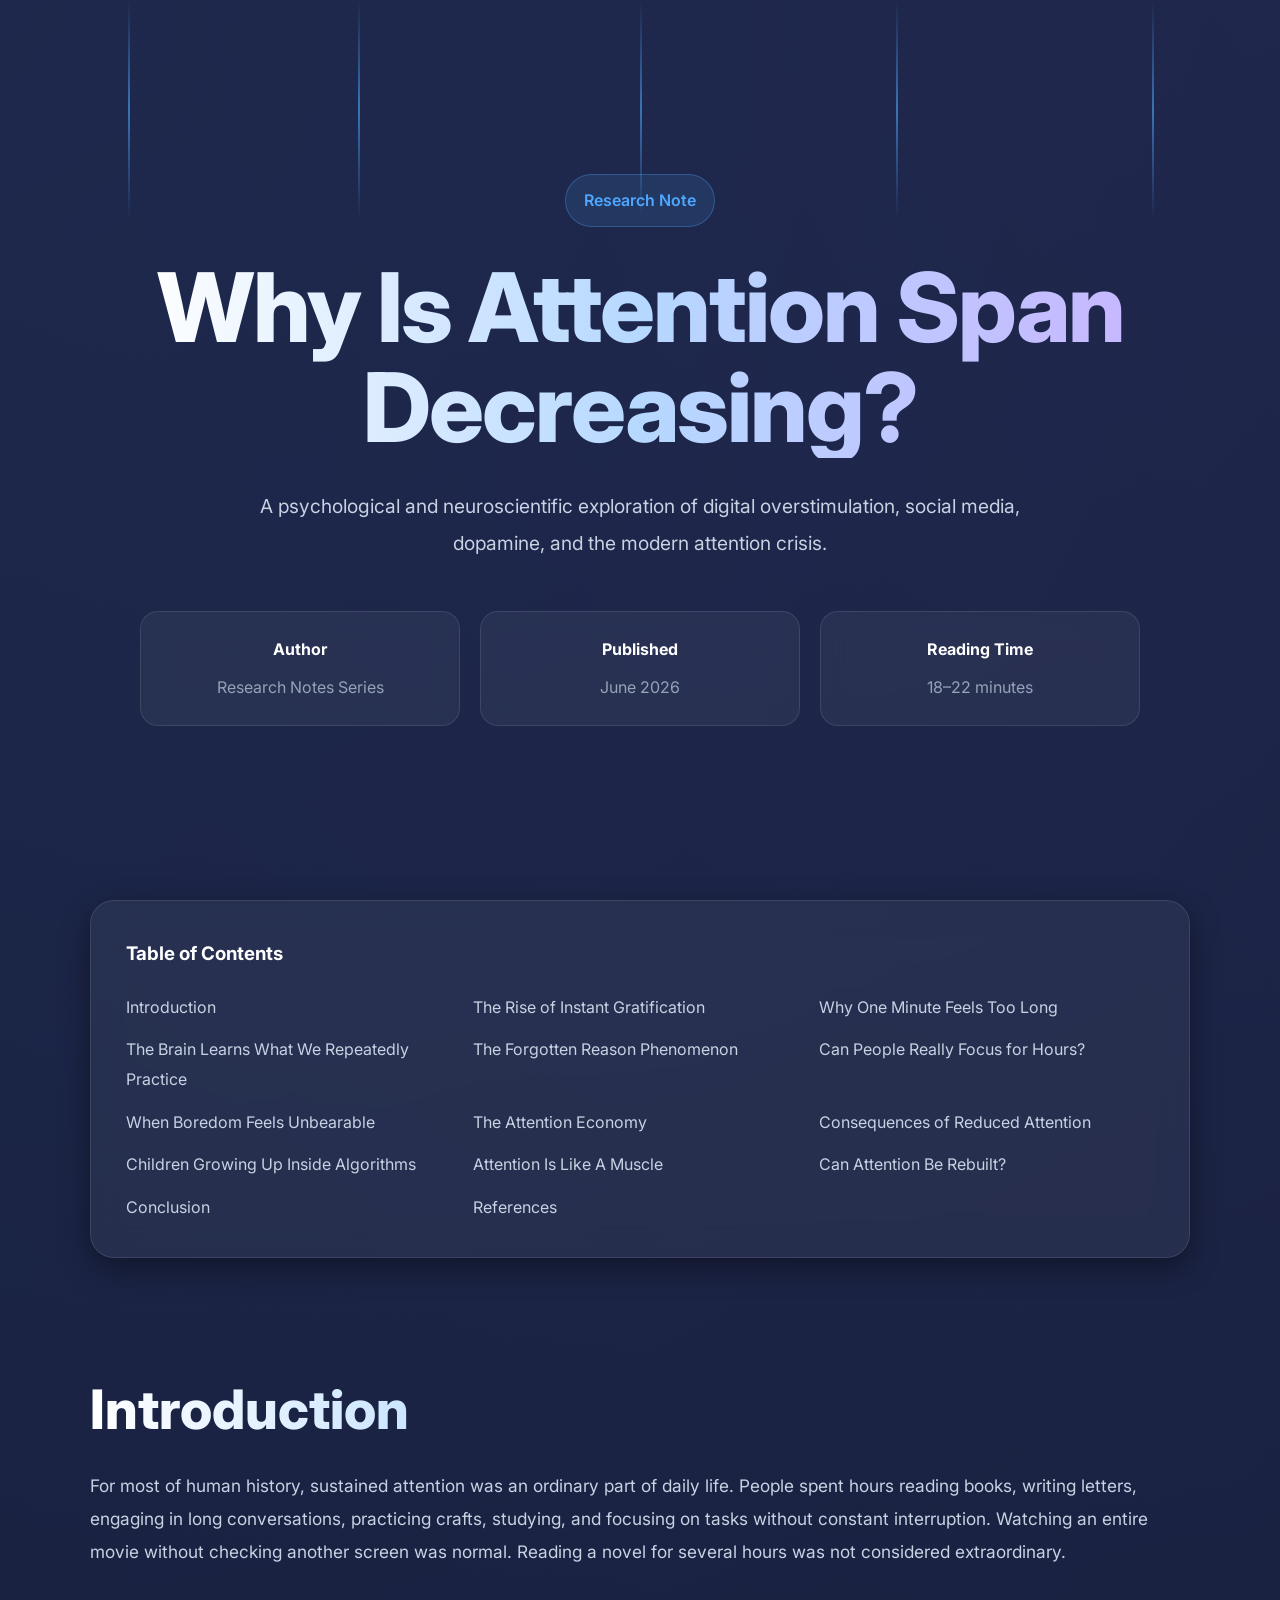
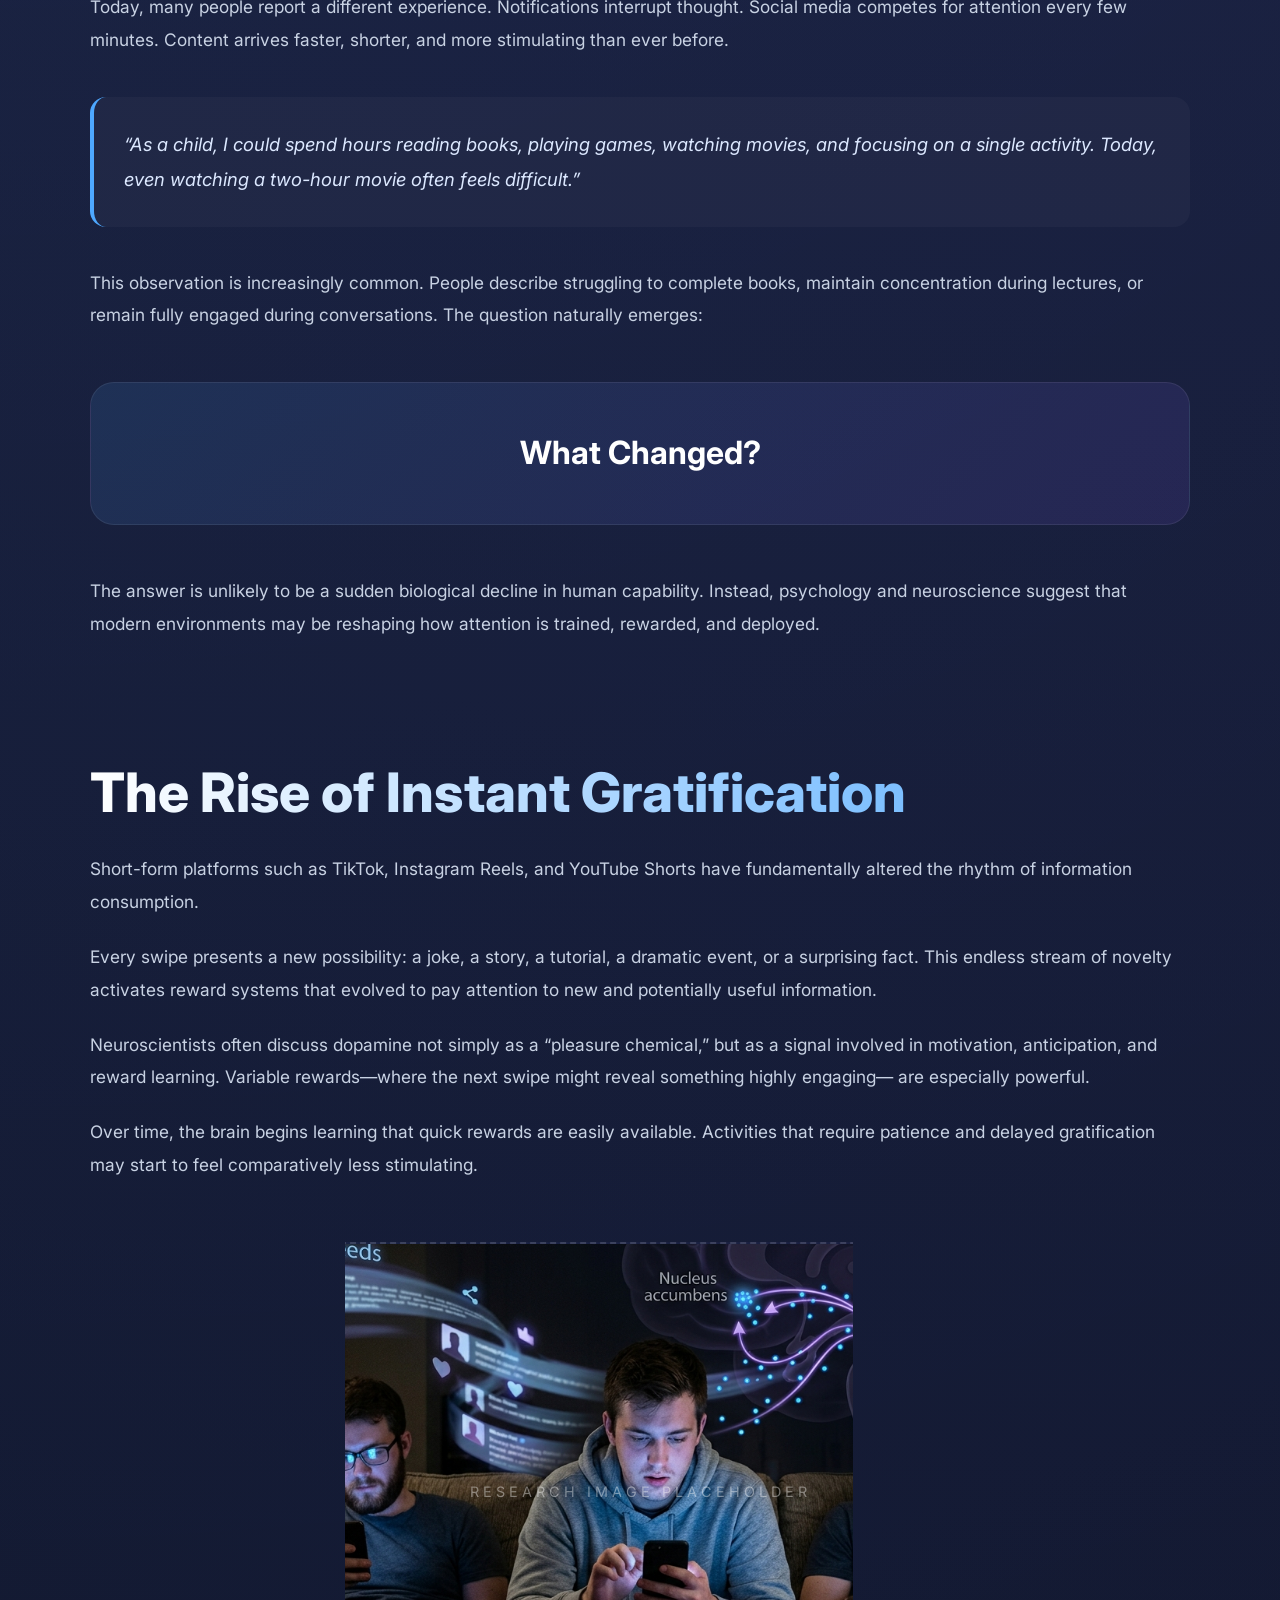
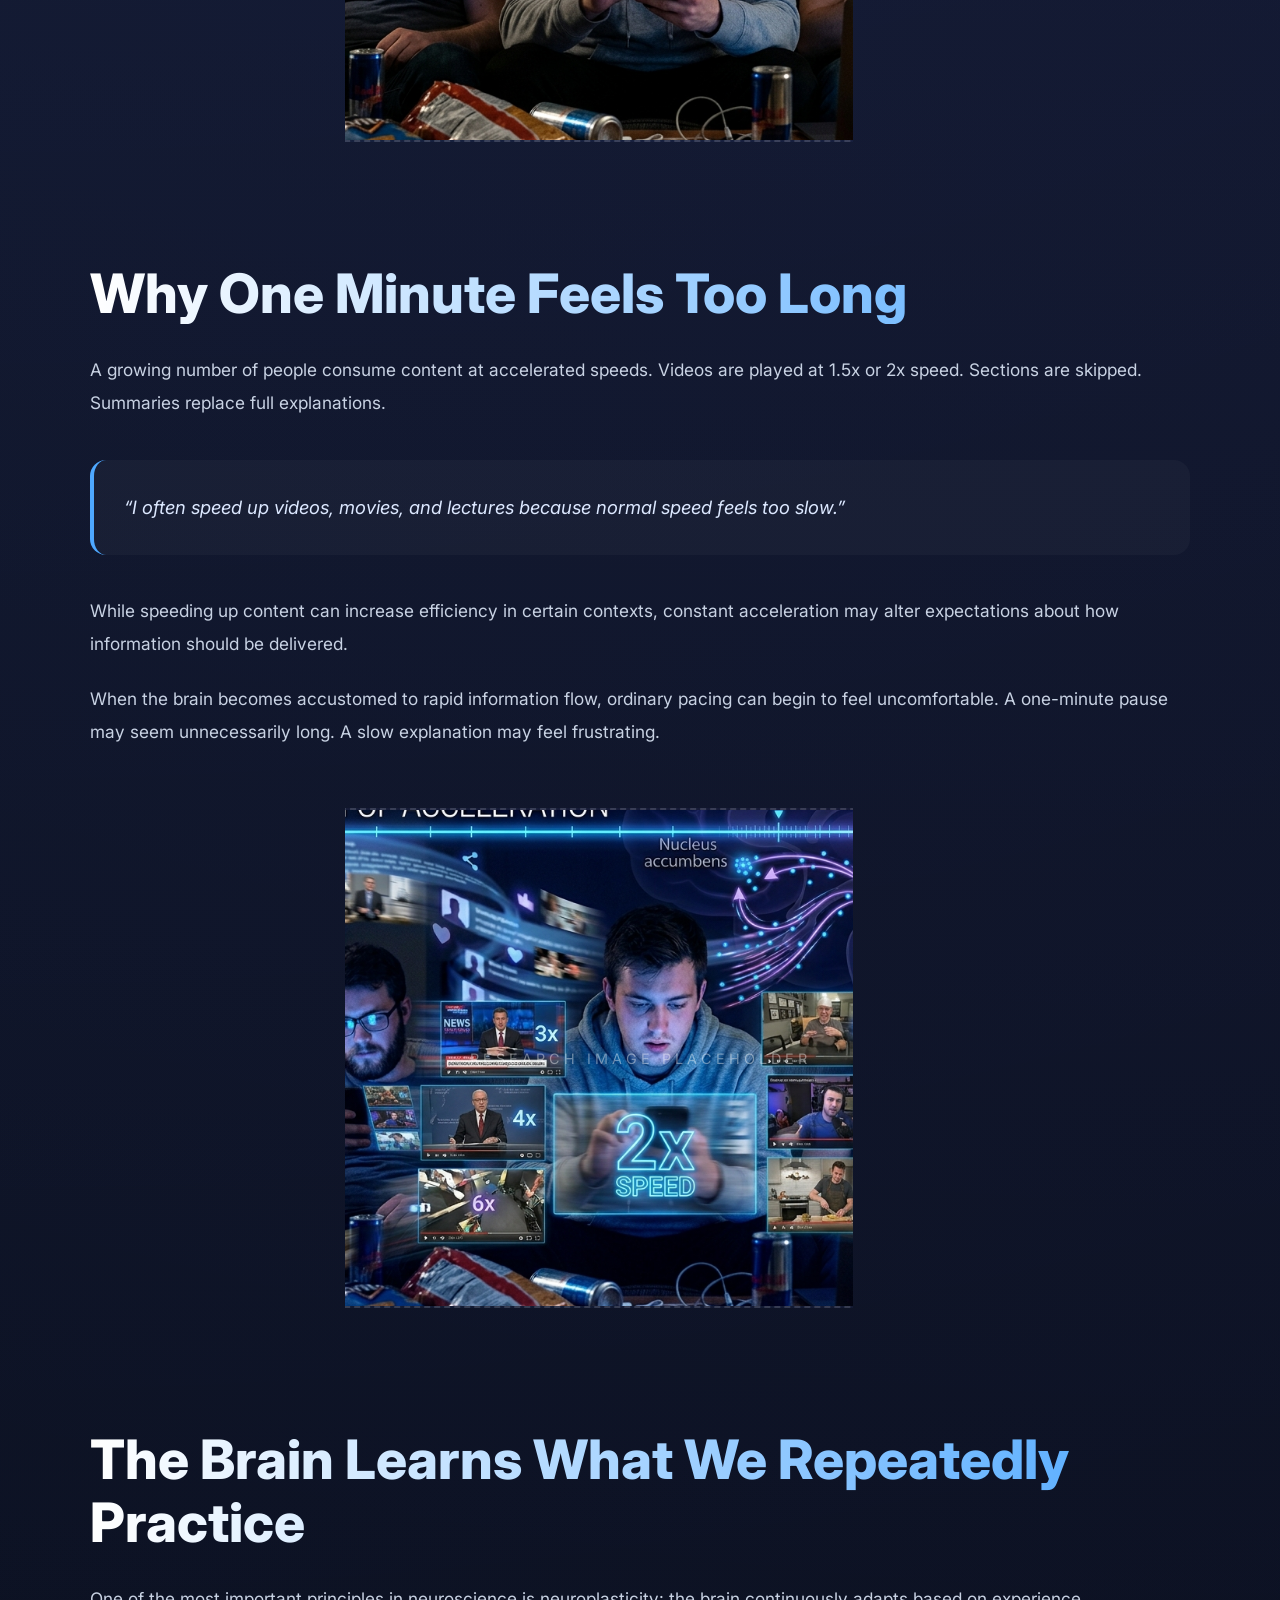
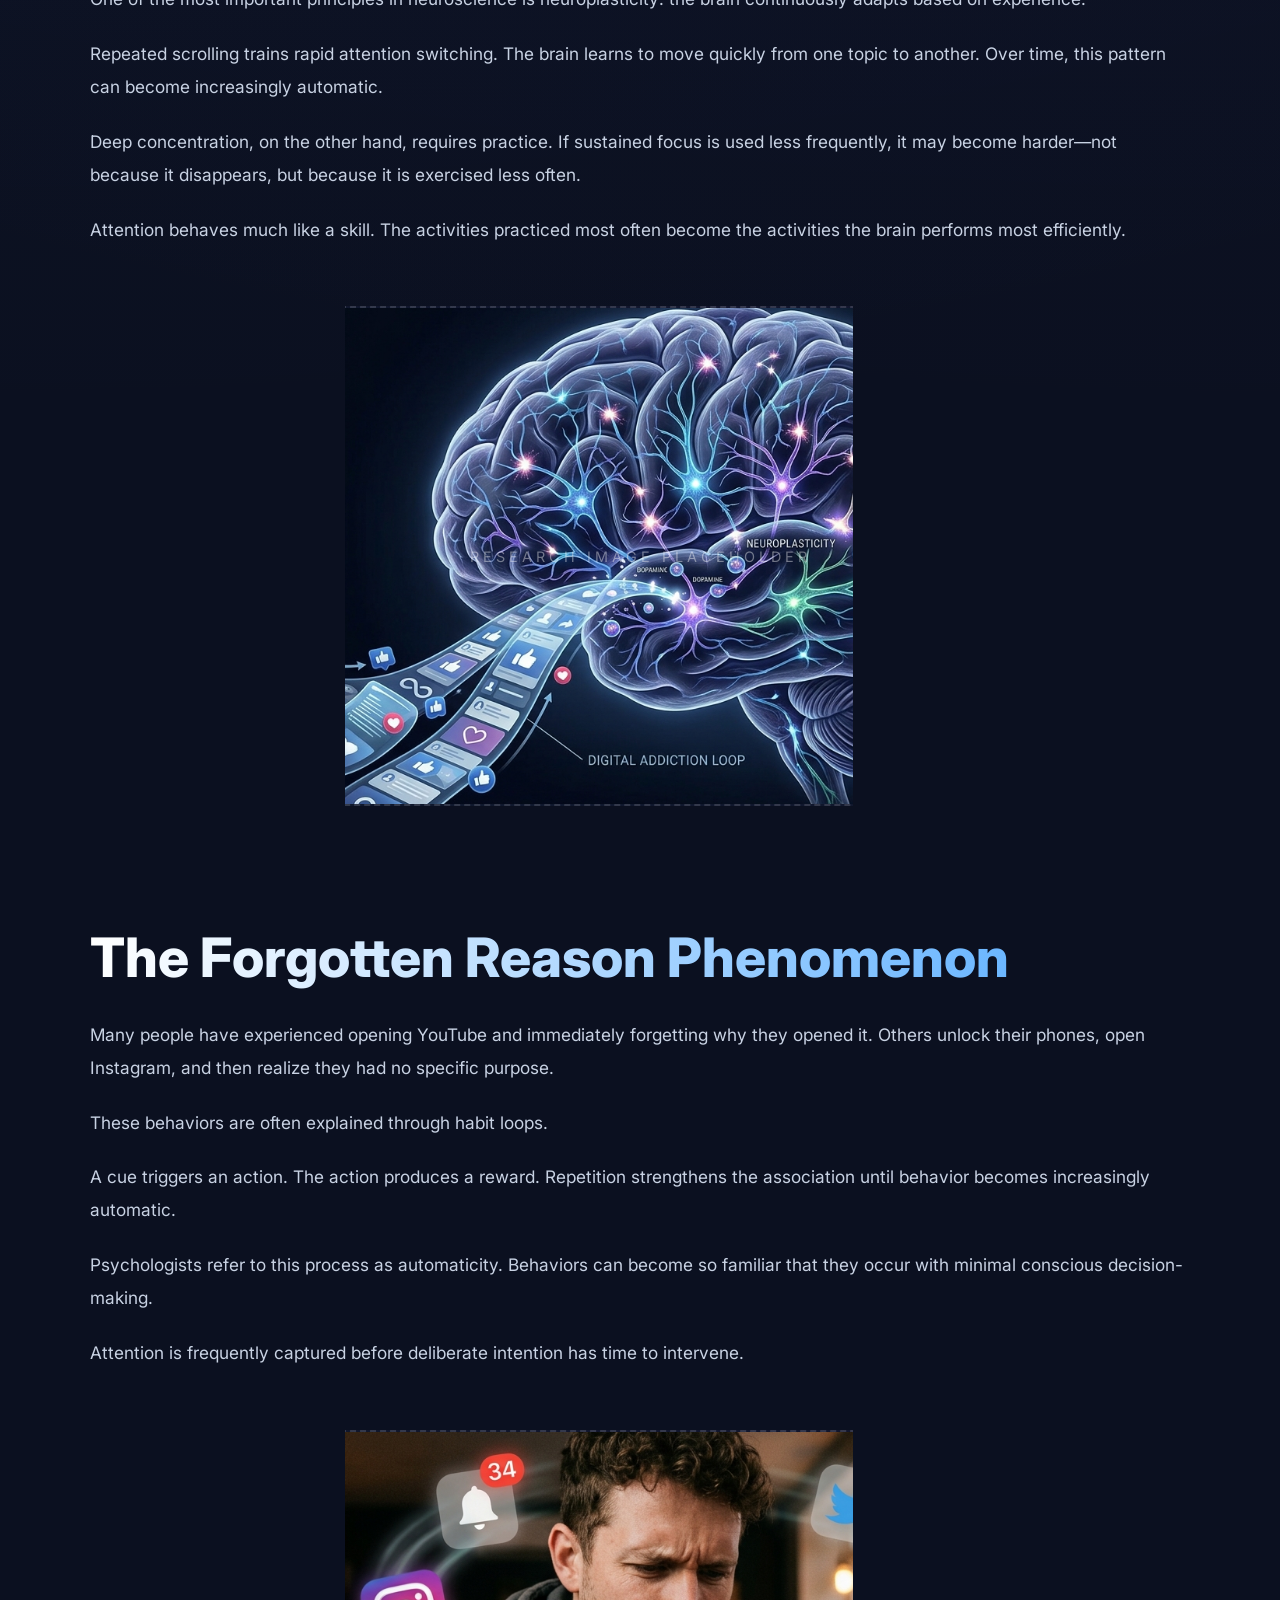
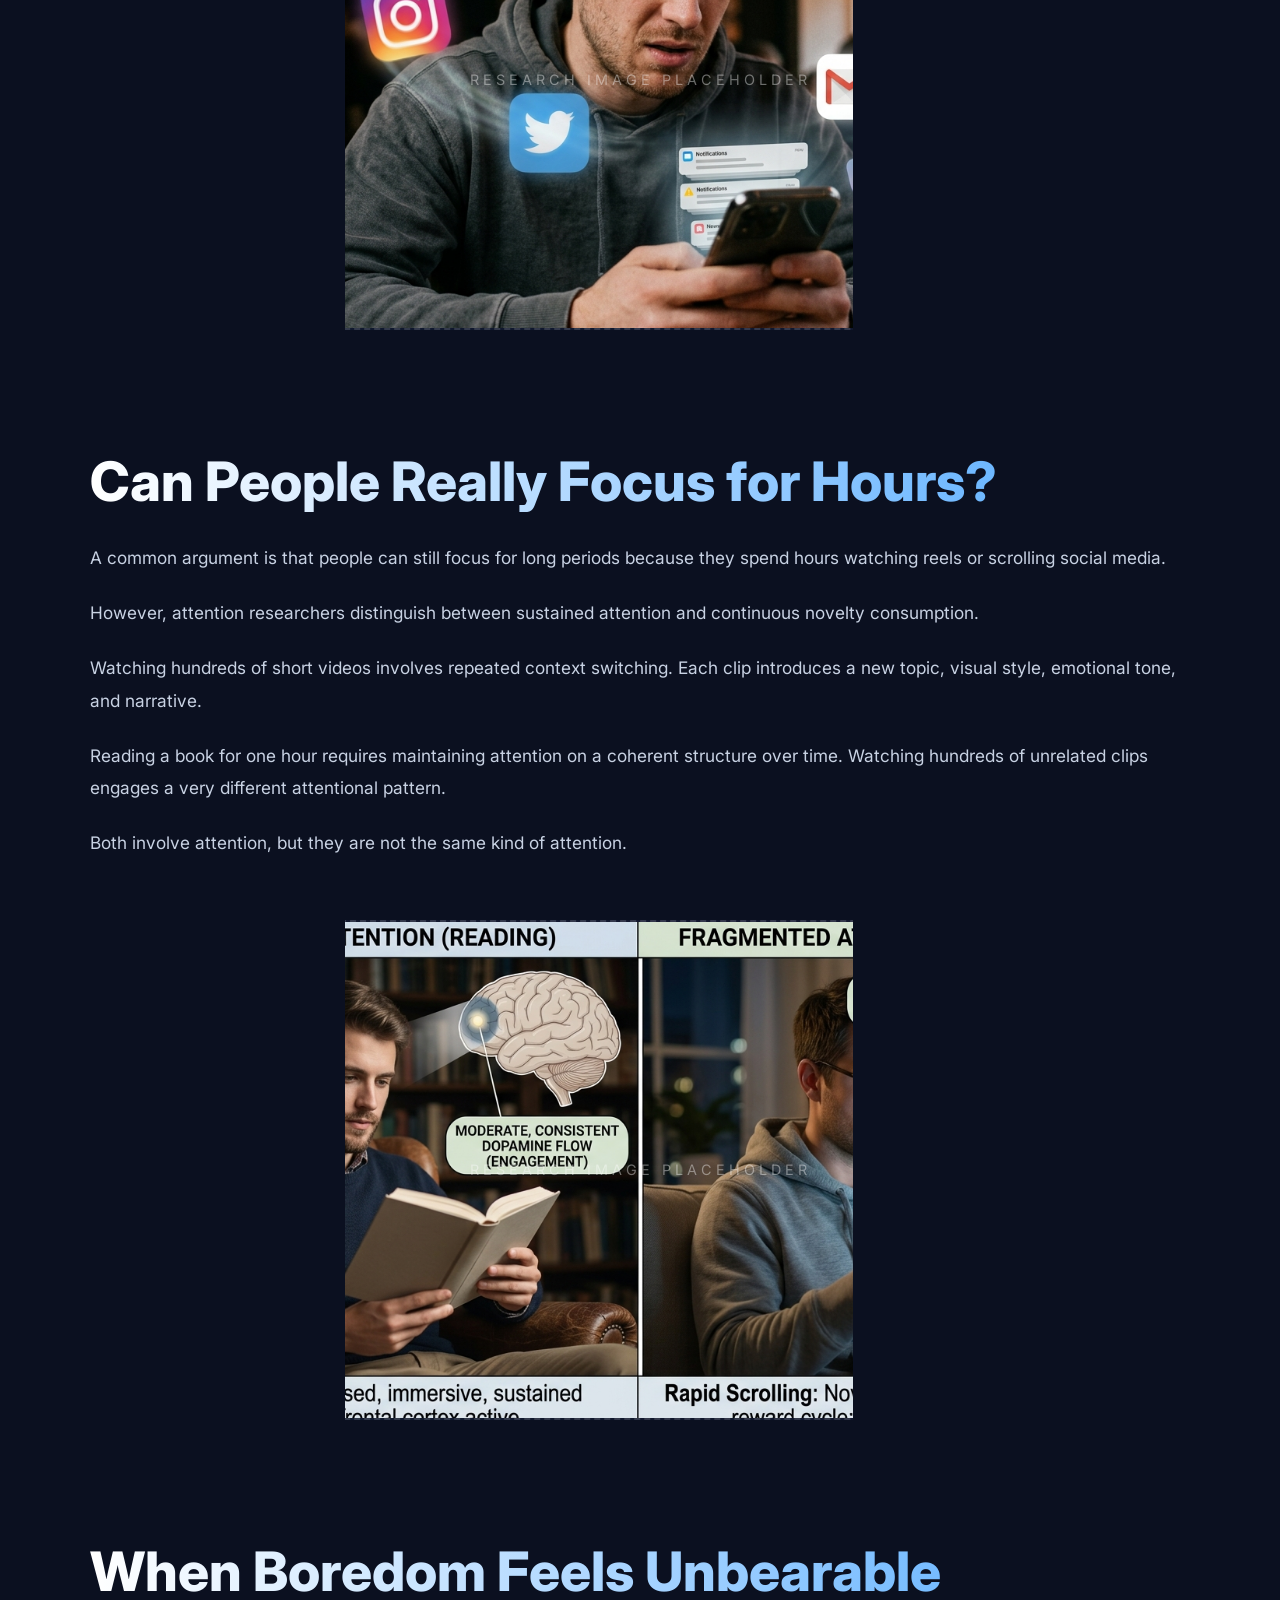
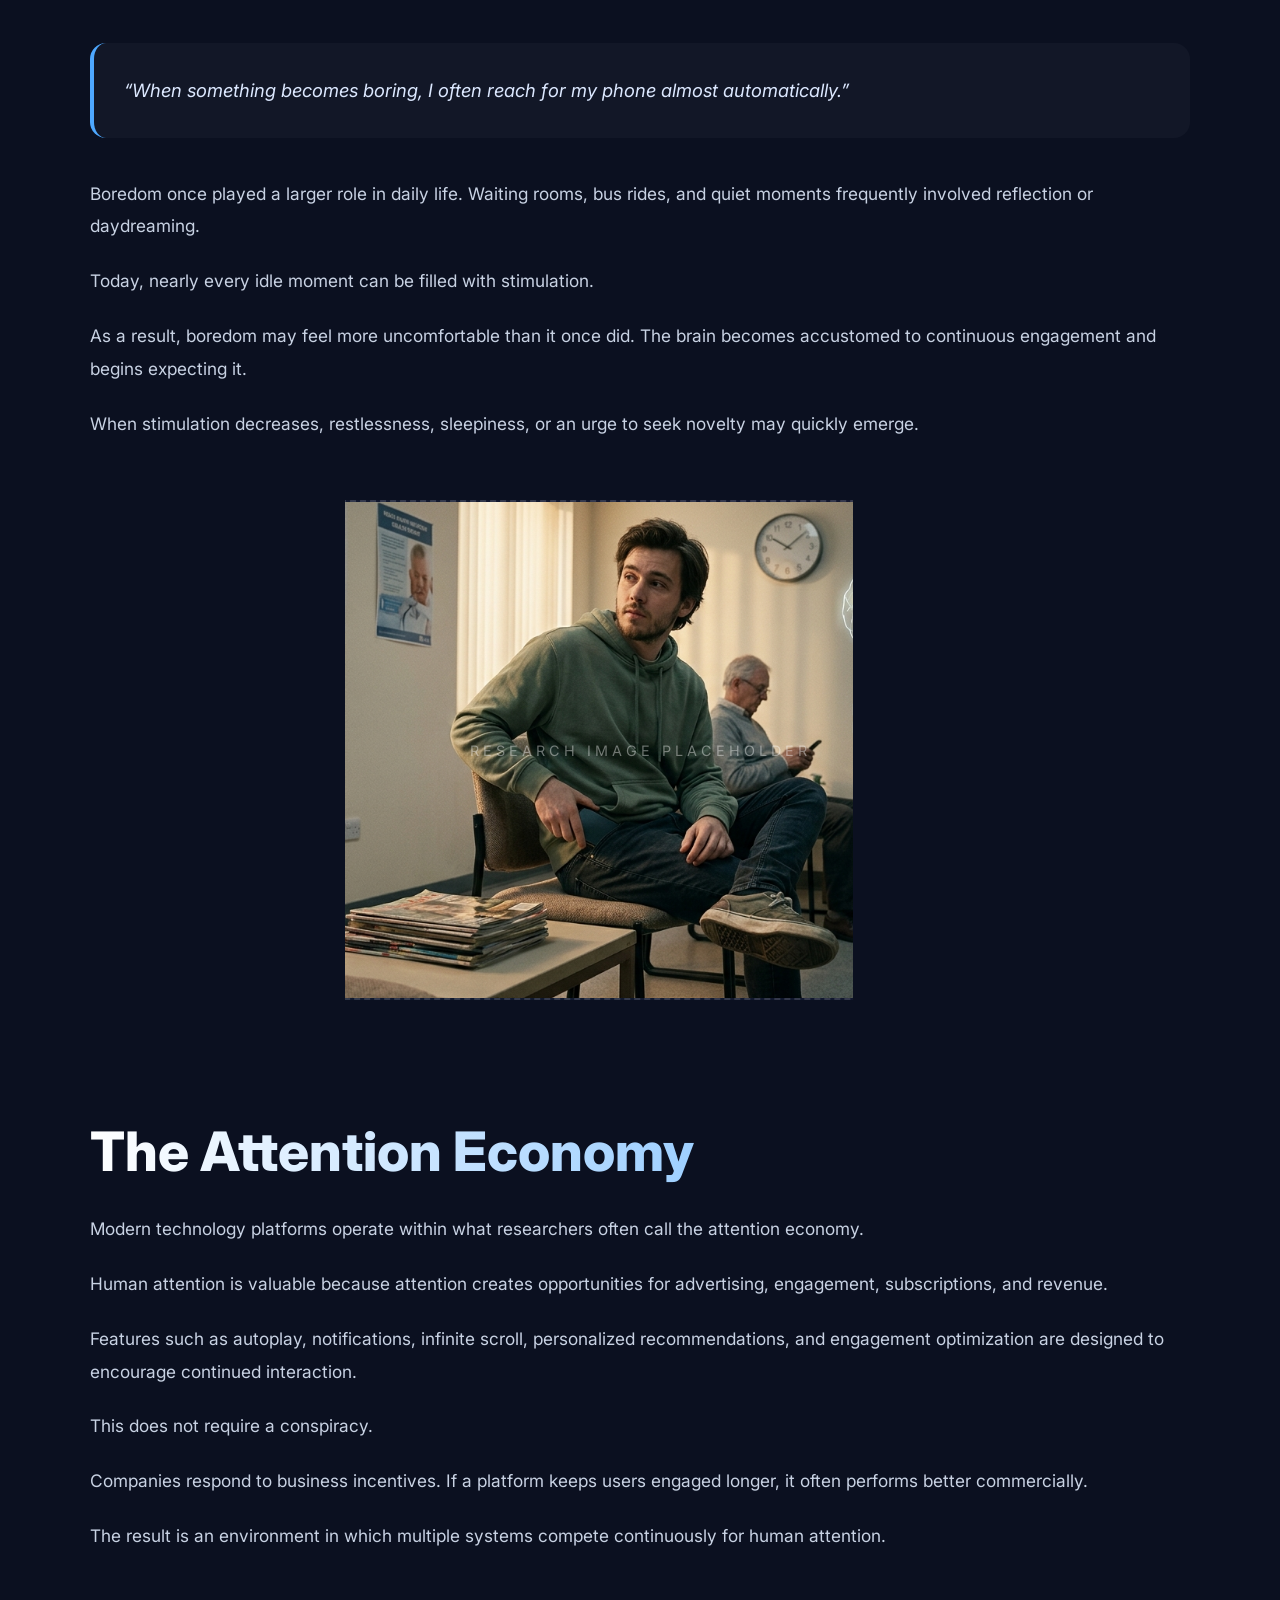
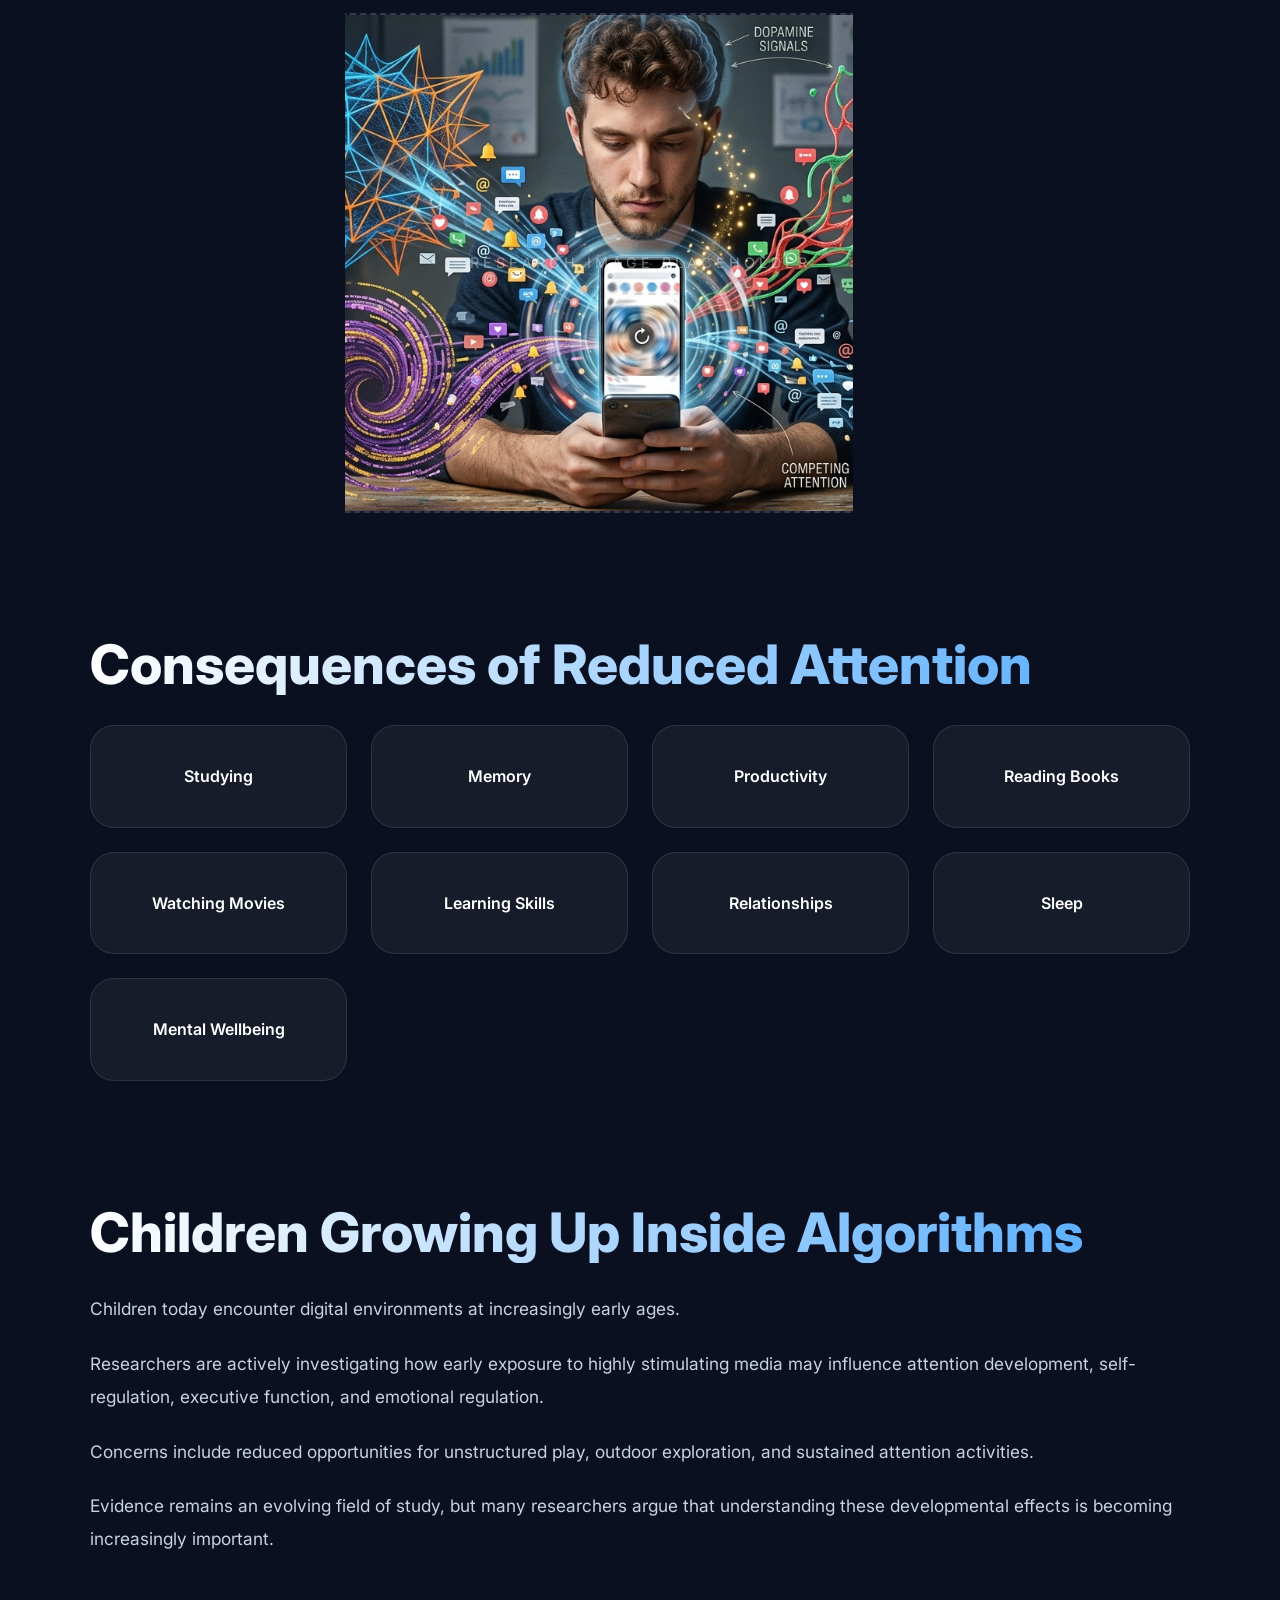
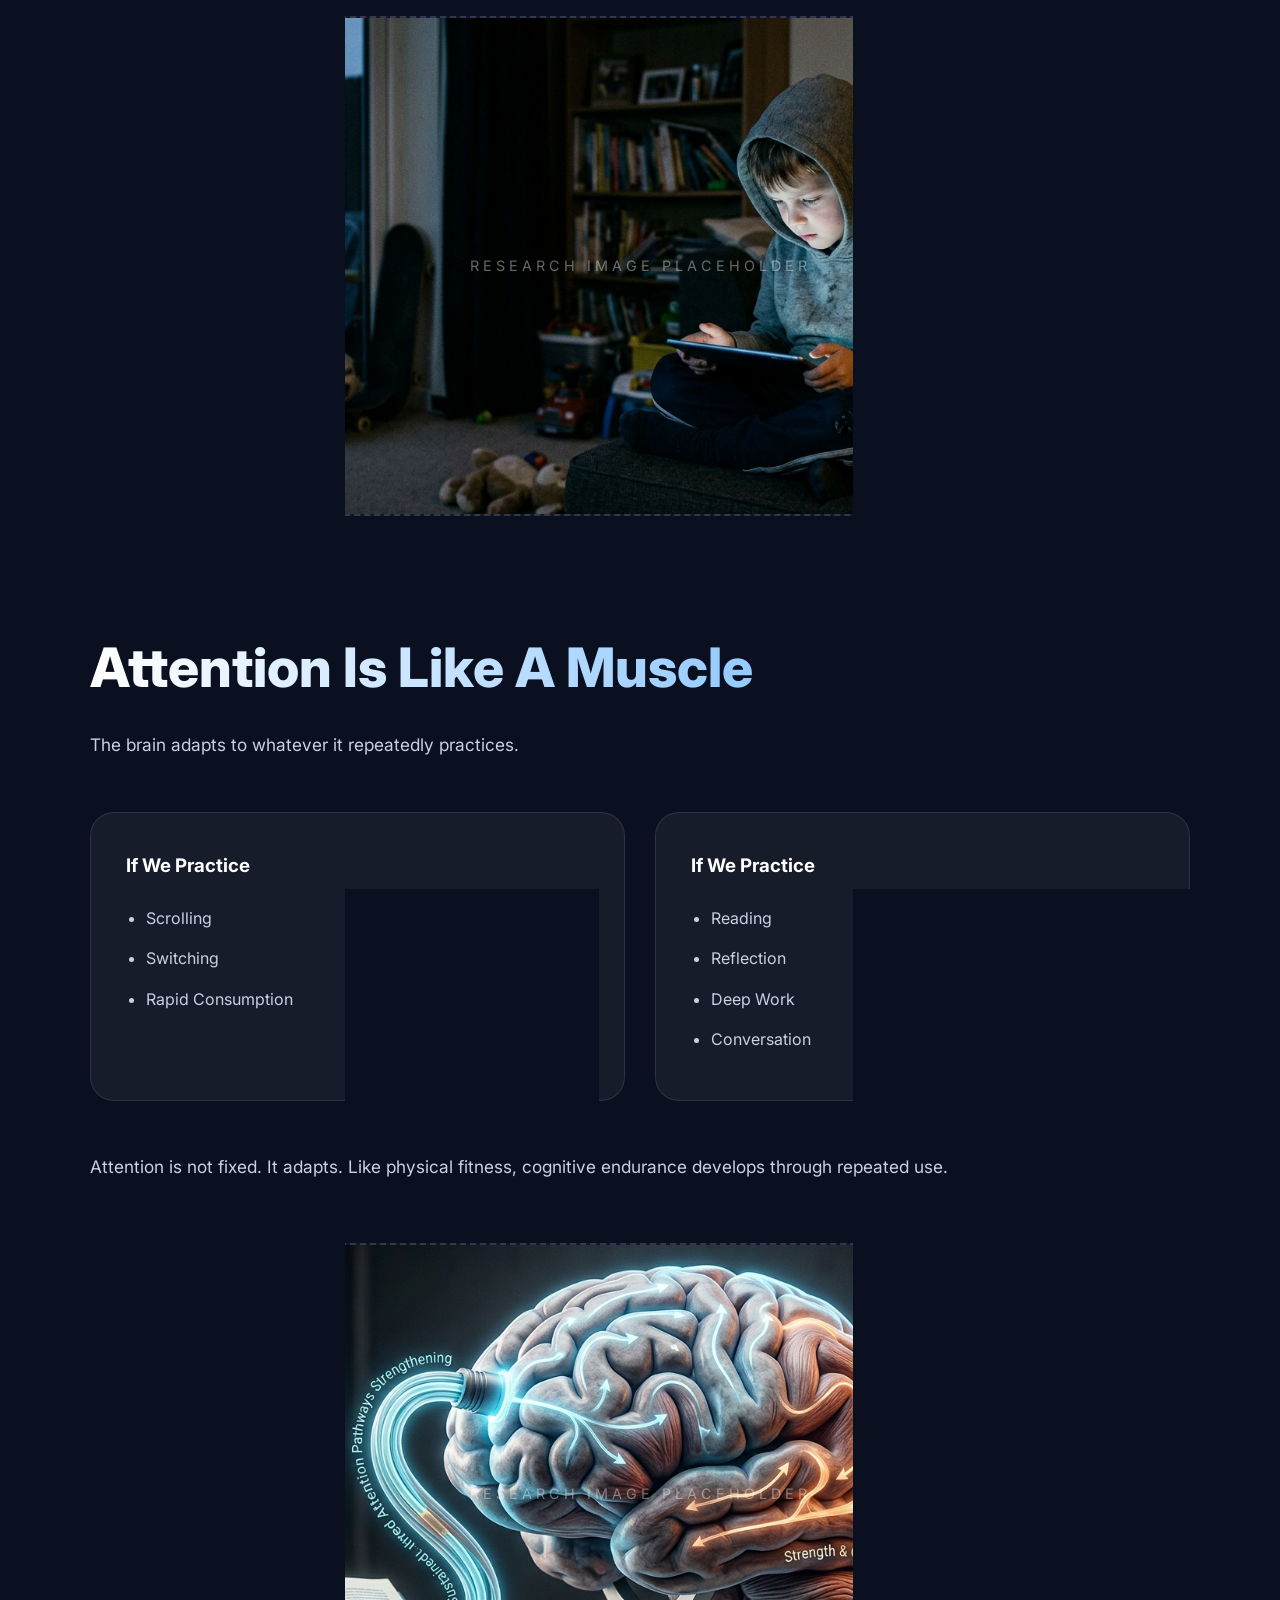
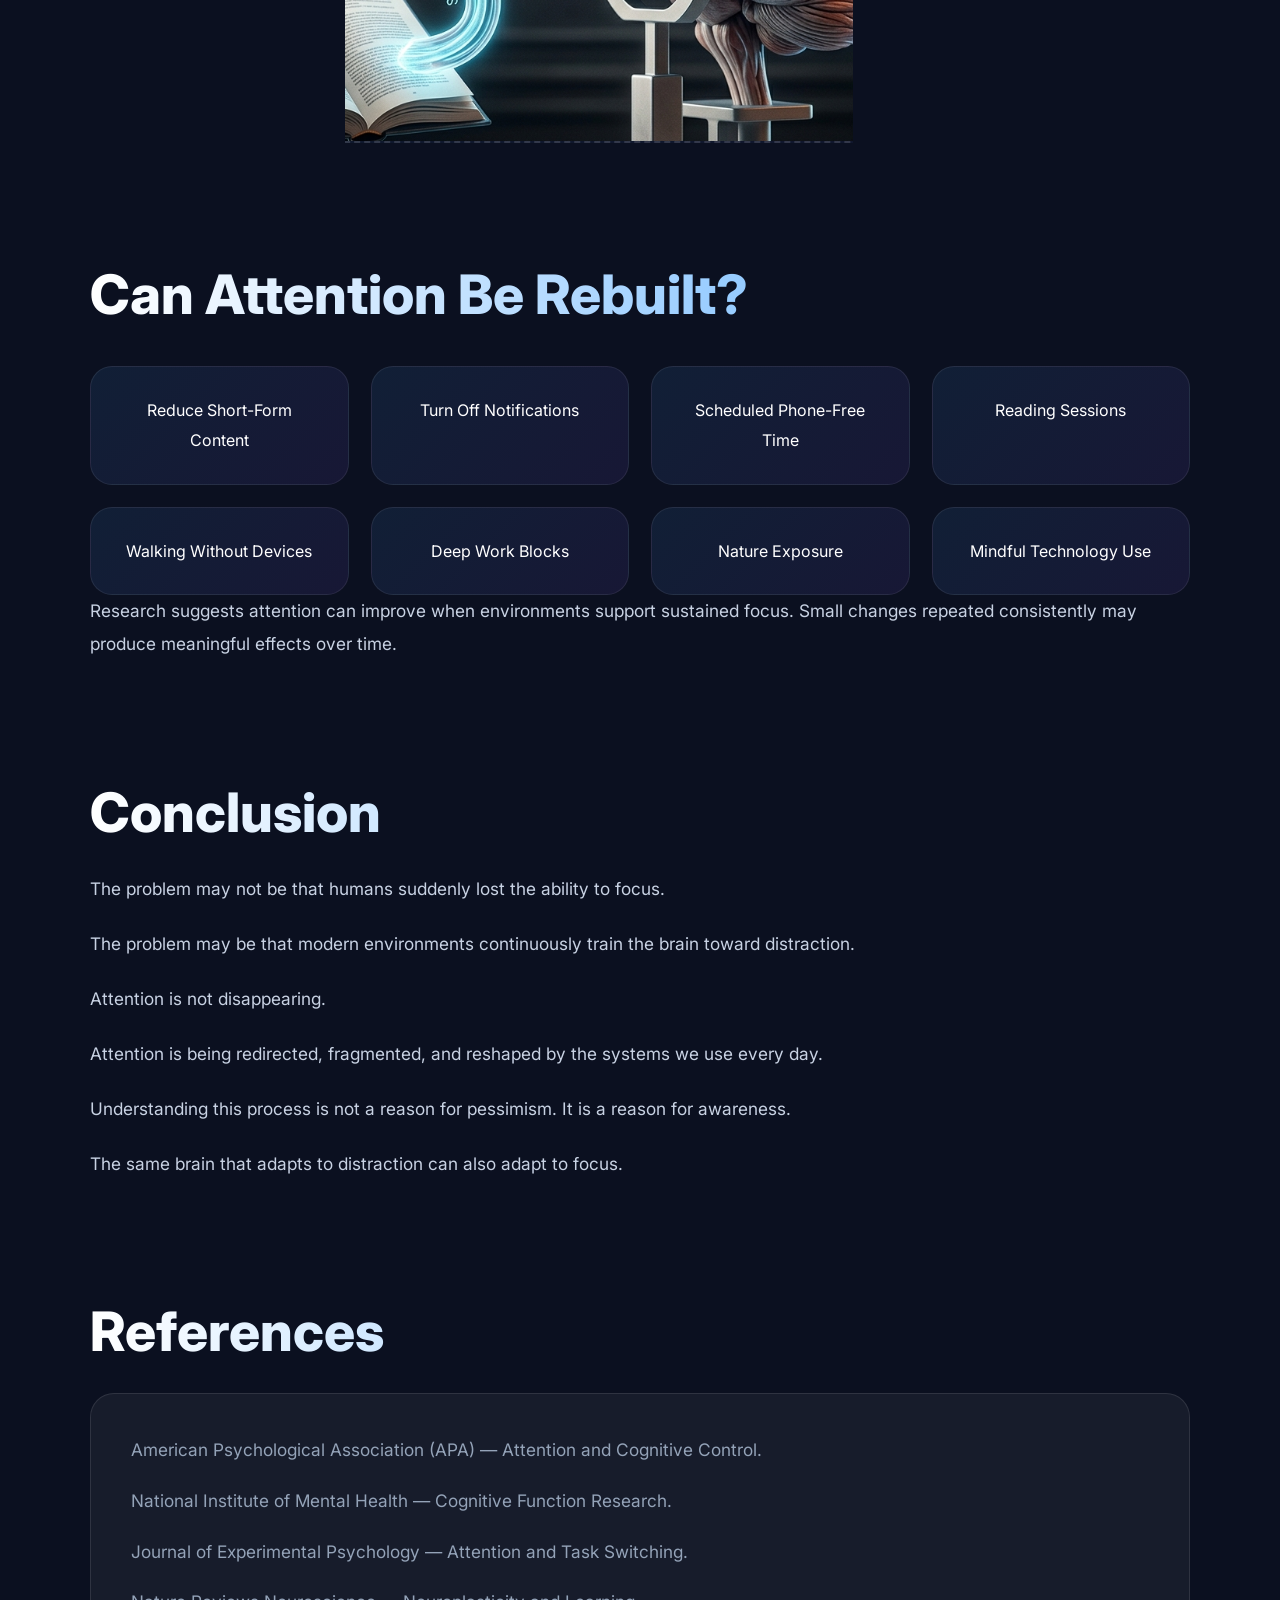
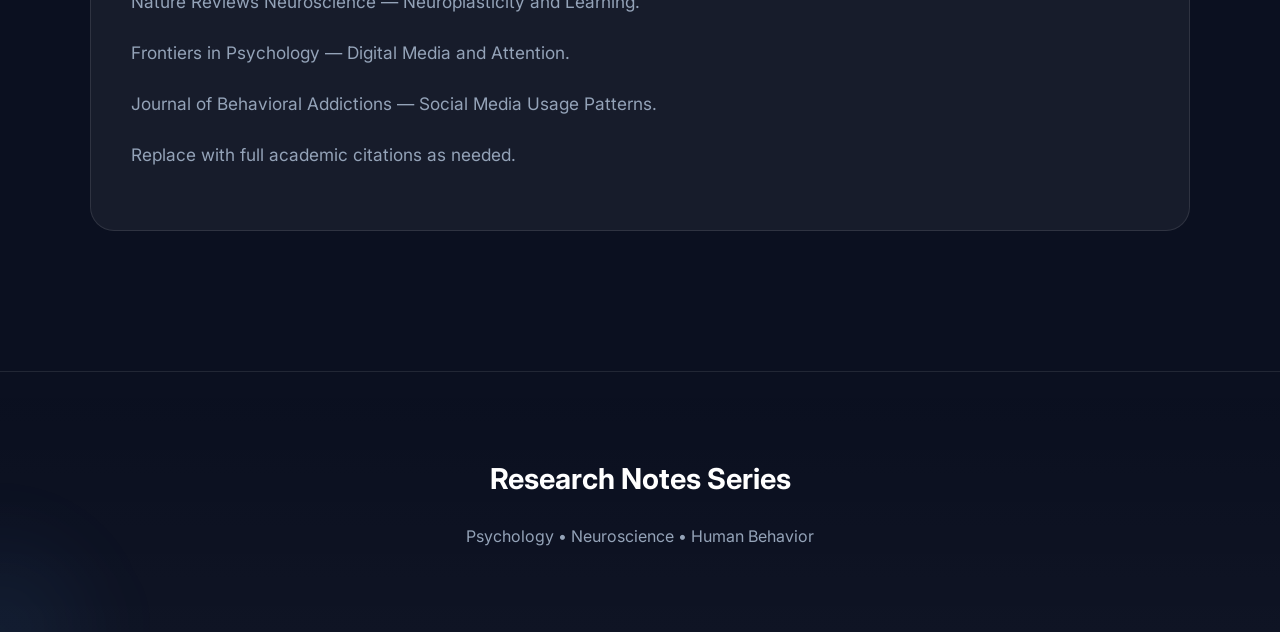
<file: index.html>
<!DOCTYPE html>
<html lang="en">
<head>
<meta charset="UTF-8">
<meta name="viewport" content="width=device-width, initial-scale=1.0">

<title>Why Is Attention Span Decreasing?</title>

<link rel="preconnect" href="https://fonts.googleapis.com">
<link rel="preconnect" href="https://fonts.gstatic.com" crossorigin>

<link href="https://fonts.googleapis.com/css2?family=Inter:wght@300;400;500;600;700;800&display=swap" rel="stylesheet">

<link rel="stylesheet" href="style.css">
</head>

<body>

<!-- Progress Bar -->
<div id="progress-bar"></div>

<!-- Neural Background -->
<div class="neural-background">
    <span></span>
    <span></span>
    <span></span>
    <span></span>
    <span></span>
</div>

<!-- Hero Section -->
<header class="hero">

    <div class="hero-content">

        <div class="research-tag">
            Research Note
        </div>

        <h1>
            Why Is Attention Span Decreasing?
        </h1>

        <p class="hero-subtitle">
            A psychological and neuroscientific exploration of digital overstimulation,
            social media, dopamine, and the modern attention crisis.
        </p>

        <div class="hero-meta">

            <div class="meta-item">
                <strong>Author</strong>
                <span>Research Notes Series</span>
            </div>

            <div class="meta-item">
                <strong>Published</strong>
                <span>June 2026</span>
            </div>

            <div class="meta-item">
                <strong>Reading Time</strong>
                <span>18–22 minutes</span>
            </div>

        </div>

    </div>

</header>

<!-- Table of Contents -->
<nav class="toc glass">

    <h3>Table of Contents</h3>

    <ul>

        <li><a href="#introduction">Introduction</a></li>
        <li><a href="#instant">The Rise of Instant Gratification</a></li>
        <li><a href="#oneminute">Why One Minute Feels Too Long</a></li>
        <li><a href="#neuroplasticity">The Brain Learns What We Repeatedly Practice</a></li>
        <li><a href="#forgotten">The Forgotten Reason Phenomenon</a></li>
        <li><a href="#focushours">Can People Really Focus for Hours?</a></li>
        <li><a href="#boredom">When Boredom Feels Unbearable</a></li>
        <li><a href="#economy">The Attention Economy</a></li>
        <li><a href="#consequences">Consequences of Reduced Attention</a></li>
        <li><a href="#children">Children Growing Up Inside Algorithms</a></li>
        <li><a href="#muscle">Attention Is Like A Muscle</a></li>
        <li><a href="#rebuild">Can Attention Be Rebuilt?</a></li>
        <li><a href="#conclusion">Conclusion</a></li>
        <li><a href="#references">References</a></li>

    </ul>

</nav>

<main>

<!-- INTRODUCTION -->

<section id="introduction" class="section reveal">

    <h2>Introduction</h2>

    <p>
        For most of human history, sustained attention was an ordinary part of daily life.
        People spent hours reading books, writing letters, engaging in long conversations,
        practicing crafts, studying, and focusing on tasks without constant interruption.
        Watching an entire movie without checking another screen was normal.
        Reading a novel for several hours was not considered extraordinary.
    </p>

    <p>
        Today, many people report a different experience. Notifications interrupt thought.
        Social media competes for attention every few minutes. Content arrives faster,
        shorter, and more stimulating than ever before.
    </p>

    <blockquote>
        “As a child, I could spend hours reading books, playing games,
        watching movies, and focusing on a single activity. Today,
        even watching a two-hour movie often feels difficult.”
    </blockquote>

    <p>
        This observation is increasingly common. People describe struggling to complete
        books, maintain concentration during lectures, or remain fully engaged during
        conversations. The question naturally emerges:
    </p>

    <div class="highlight-box">
        <h3>What Changed?</h3>
    </div>

    <p>
        The answer is unlikely to be a sudden biological decline in human capability.
        Instead, psychology and neuroscience suggest that modern environments may be
        reshaping how attention is trained, rewarded, and deployed.
    </p>

</section>

<!-- SECTION 1 -->

<section id="instant" class="section reveal">

    <h2>The Rise of Instant Gratification</h2>

    <p>
        Short-form platforms such as TikTok, Instagram Reels, and YouTube Shorts have
        fundamentally altered the rhythm of information consumption.
    </p>

    <p>
        Every swipe presents a new possibility: a joke, a story, a tutorial,
        a dramatic event, or a surprising fact. This endless stream of novelty
        activates reward systems that evolved to pay attention to new and potentially
        useful information.
    </p>

    <p>
        Neuroscientists often discuss dopamine not simply as a “pleasure chemical,”
        but as a signal involved in motivation, anticipation, and reward learning.
        Variable rewards—where the next swipe might reveal something highly engaging—
        are especially powerful.
    </p>

    <p>
        Over time, the brain begins learning that quick rewards are easily available.
        Activities that require patience and delayed gratification may start to feel
        comparatively less stimulating.
    </p>

    <div class="image-placeholder">
        <img src="adultyngphone.png" alt="adult using phone">
      
    </div>

</section>

<!-- SECTION 2 -->

<section id="oneminute" class="section reveal">

    <h2>Why One Minute Feels Too Long</h2>

    <p>
        A growing number of people consume content at accelerated speeds.
        Videos are played at 1.5x or 2x speed. Sections are skipped.
        Summaries replace full explanations.
    </p>

    <blockquote>
        “I often speed up videos, movies, and lectures because normal speed feels too slow.”
    </blockquote>

    <p>
        While speeding up content can increase efficiency in certain contexts,
        constant acceleration may alter expectations about how information should be delivered.
    </p>

    <p>
        When the brain becomes accustomed to rapid information flow,
        ordinary pacing can begin to feel uncomfortable. A one-minute pause may
        seem unnecessarily long. A slow explanation may feel frustrating.
    </p>

    <div class="image-placeholder">
        <img src="2x.png" alt="2x speed video">
        <!-- Replace with image URL -->
    </div>

</section>

<!-- SECTION 3 -->

<section id="neuroplasticity" class="section reveal">

    <h2>The Brain Learns What We Repeatedly Practice</h2>

    <p>
        One of the most important principles in neuroscience is neuroplasticity:
        the brain continuously adapts based on experience.
    </p>

    <p>
        Repeated scrolling trains rapid attention switching. The brain learns to
        move quickly from one topic to another. Over time, this pattern can become
        increasingly automatic.
    </p>

    <p>
        Deep concentration, on the other hand, requires practice. If sustained focus
        is used less frequently, it may become harder—not because it disappears,
        but because it is exercised less often.
    </p>

    <p>
        Attention behaves much like a skill. The activities practiced most often
        become the activities the brain performs most efficiently.
    </p>

    <div class="image-placeholder">
        <img src="brainreels.png" alt="brain with reels">
        <!-- Replace with image URL -->
    </div>

</section>

<!-- SECTION 4 -->

<section id="forgotten" class="section reveal">

    <h2>The Forgotten Reason Phenomenon</h2>

    <p>
        Many people have experienced opening YouTube and immediately forgetting
        why they opened it. Others unlock their phones, open Instagram, and then
        realize they had no specific purpose.
    </p>

    <p>
        These behaviors are often explained through habit loops.
    </p>

    <p>
        A cue triggers an action. The action produces a reward.
        Repetition strengthens the association until behavior becomes increasingly automatic.
    </p>

    <p>
        Psychologists refer to this process as automaticity.
        Behaviors can become so familiar that they occur with minimal conscious
        decision-making.
    </p>

    <p>
        Attention is frequently captured before deliberate intention has time to intervene.
    </p>

    <div class="image-placeholder">
        <img src="forgot.png" alt="forgotten reason">
        <!-- Replace with image URL -->
    </div>

</section>

<!-- SECTION 5 -->

<section id="focushours" class="section reveal">

    <h2>Can People Really Focus for Hours?</h2>

    <p>
        A common argument is that people can still focus for long periods because
        they spend hours watching reels or scrolling social media.
    </p>

    <p>
        However, attention researchers distinguish between sustained attention
        and continuous novelty consumption.
    </p>

    <p>
        Watching hundreds of short videos involves repeated context switching.
        Each clip introduces a new topic, visual style, emotional tone, and narrative.
    </p>

    <p>
        Reading a book for one hour requires maintaining attention on a coherent
        structure over time. Watching hundreds of unrelated clips engages a very
        different attentional pattern.
    </p>

    <p>
        Both involve attention, but they are not the same kind of attention.
    </p>

    <div class="image-placeholder">
        <img src="readscroll.png" alt="Insert image here">
        <!-- Replace with image URL -->
    </div>

</section>

<!-- SECTION 6 -->

<section id="boredom" class="section reveal">

    <h2>When Boredom Feels Unbearable</h2>

    <blockquote>
        “When something becomes boring, I often reach for my phone almost automatically.”
    </blockquote>

    <p>
        Boredom once played a larger role in daily life. Waiting rooms, bus rides,
        and quiet moments frequently involved reflection or daydreaming.
    </p>

    <p>
        Today, nearly every idle moment can be filled with stimulation.
    </p>

    <p>
        As a result, boredom may feel more uncomfortable than it once did.
        The brain becomes accustomed to continuous engagement and begins expecting it.
    </p>

    <p>
        When stimulation decreases, restlessness, sleepiness, or an urge to seek
        novelty may quickly emerge.
    </p>

    <div class="image-placeholder">
        <img src="phoneee.png" alt="adult using phone">
        <!-- Replace with image URL -->
    </div>

</section>

<!-- SECTION 7 -->

<section id="economy" class="section reveal">

    <h2>The Attention Economy</h2>

    <p>
        Modern technology platforms operate within what researchers often call
        the attention economy.
    </p>

    <p>
        Human attention is valuable because attention creates opportunities for
        advertising, engagement, subscriptions, and revenue.
    </p>

    <p>
        Features such as autoplay, notifications, infinite scroll,
        personalized recommendations, and engagement optimization are designed
        to encourage continued interaction.
    </p>

    <p>
        This does not require a conspiracy.
    </p>

    <p>
        Companies respond to business incentives. If a platform keeps users
        engaged longer, it often performs better commercially.
    </p>

    <p>
        The result is an environment in which multiple systems compete
        continuously for human attention.
    </p>

    <div class="image-placeholder">
        <img src="lookingphn.png" alt="looking at phone">
        <!-- Replace with image URL -->
    </div>

</section>

<!-- CONSEQUENCES -->

<section id="consequences" class="section reveal">

    <h2>Consequences of Reduced Attention</h2>

    <div class="cards-grid">

        <div class="info-card">Studying</div>
        <div class="info-card">Memory</div>
        <div class="info-card">Productivity</div>
        <div class="info-card">Reading Books</div>
        <div class="info-card">Watching Movies</div>
        <div class="info-card">Learning Skills</div>
        <div class="info-card">Relationships</div>
        <div class="info-card">Sleep</div>
        <div class="info-card">Mental Wellbeing</div>

    </div>

</section>

<!-- CHILDREN -->

<section id="children" class="section reveal">

    <h2>Children Growing Up Inside Algorithms</h2>

    <p>
        Children today encounter digital environments at increasingly early ages.
    </p>

    <p>
        Researchers are actively investigating how early exposure to highly
        stimulating media may influence attention development, self-regulation,
        executive function, and emotional regulation.
    </p>

    <p>
        Concerns include reduced opportunities for unstructured play,
        outdoor exploration, and sustained attention activities.
    </p>

    <p>
        Evidence remains an evolving field of study, but many researchers argue
        that understanding these developmental effects is becoming increasingly important.
    </p>

    <div class="image-placeholder">
        <img src="childphone.png" alt="Insert image here">
        <!-- Replace with image URL -->
    </div>

</section>

<!-- ATTENTION MUSCLE -->

<section id="muscle" class="section reveal">

    <h2>Attention Is Like A Muscle</h2>

    <p>
        The brain adapts to whatever it repeatedly practices.
    </p>

    <div class="comparison-grid">

        <div class="practice-card">
            <h3>If We Practice</h3>
            <ul>
                <li>Scrolling</li>
                <li>Switching</li>
                <li>Rapid Consumption</li>
            </ul>
        </div>

        <div class="practice-card">
            <h3>If We Practice</h3>
            <ul>
                <li>Reading</li>
                <li>Reflection</li>
                <li>Deep Work</li>
                <li>Conversation</li>
            </ul>
        </div>

    </div>

    <p>
        Attention is not fixed. It adapts.
        Like physical fitness, cognitive endurance develops through repeated use.
    </p>

    <div class="image-placeholder">
        <img src="musclebrain.png" alt="Insert image here">
        <!-- Replace with image URL -->
    </div>

</section>

<!-- REBUILD -->

<section id="rebuild" class="section reveal">

    <h2>Can Attention Be Rebuilt?</h2>

    <div class="recovery-grid">

        <div class="recovery-card">Reduce Short-Form Content</div>
        <div class="recovery-card">Turn Off Notifications</div>
        <div class="recovery-card">Scheduled Phone-Free Time</div>
        <div class="recovery-card">Reading Sessions</div>
        <div class="recovery-card">Walking Without Devices</div>
        <div class="recovery-card">Deep Work Blocks</div>
        <div class="recovery-card">Nature Exposure</div>
        <div class="recovery-card">Mindful Technology Use</div>

    </div>

    <p>
        Research suggests attention can improve when environments support sustained focus.
        Small changes repeated consistently may produce meaningful effects over time.
    </p>

</section>

<!-- CONCLUSION -->

<section id="conclusion" class="section reveal">

    <h2>Conclusion</h2>

    <p>
        The problem may not be that humans suddenly lost the ability to focus.
    </p>

    <p>
        The problem may be that modern environments continuously train the brain
        toward distraction.
    </p>

    <p>
        Attention is not disappearing.
    </p>

    <p>
        Attention is being redirected, fragmented, and reshaped by the systems
        we use every day.
    </p>

    <p>
        Understanding this process is not a reason for pessimism.
        It is a reason for awareness.
    </p>

    <p>
        The same brain that adapts to distraction can also adapt to focus.
    </p>

</section>

<!-- REFERENCES -->

<section id="references" class="section reveal">

    <h2>References</h2>

    <div class="references-box">

        <p>American Psychological Association (APA) — Attention and Cognitive Control.</p>

        <p>National Institute of Mental Health — Cognitive Function Research.</p>

        <p>Journal of Experimental Psychology — Attention and Task Switching.</p>

        <p>Nature Reviews Neuroscience — Neuroplasticity and Learning.</p>

        <p>Frontiers in Psychology — Digital Media and Attention.</p>

        <p>Journal of Behavioral Addictions — Social Media Usage Patterns.</p>

        <p>Replace with full academic citations as needed.</p>

    </div>

</section>

</main>

<!-- Footer -->

<footer>

    <h3>Research Notes Series</h3>

    <p>
        Psychology • Neuroscience • Human Behavior
    </p>

</footer>

<script src="script.js"></script>

</body>
</html>
</file>
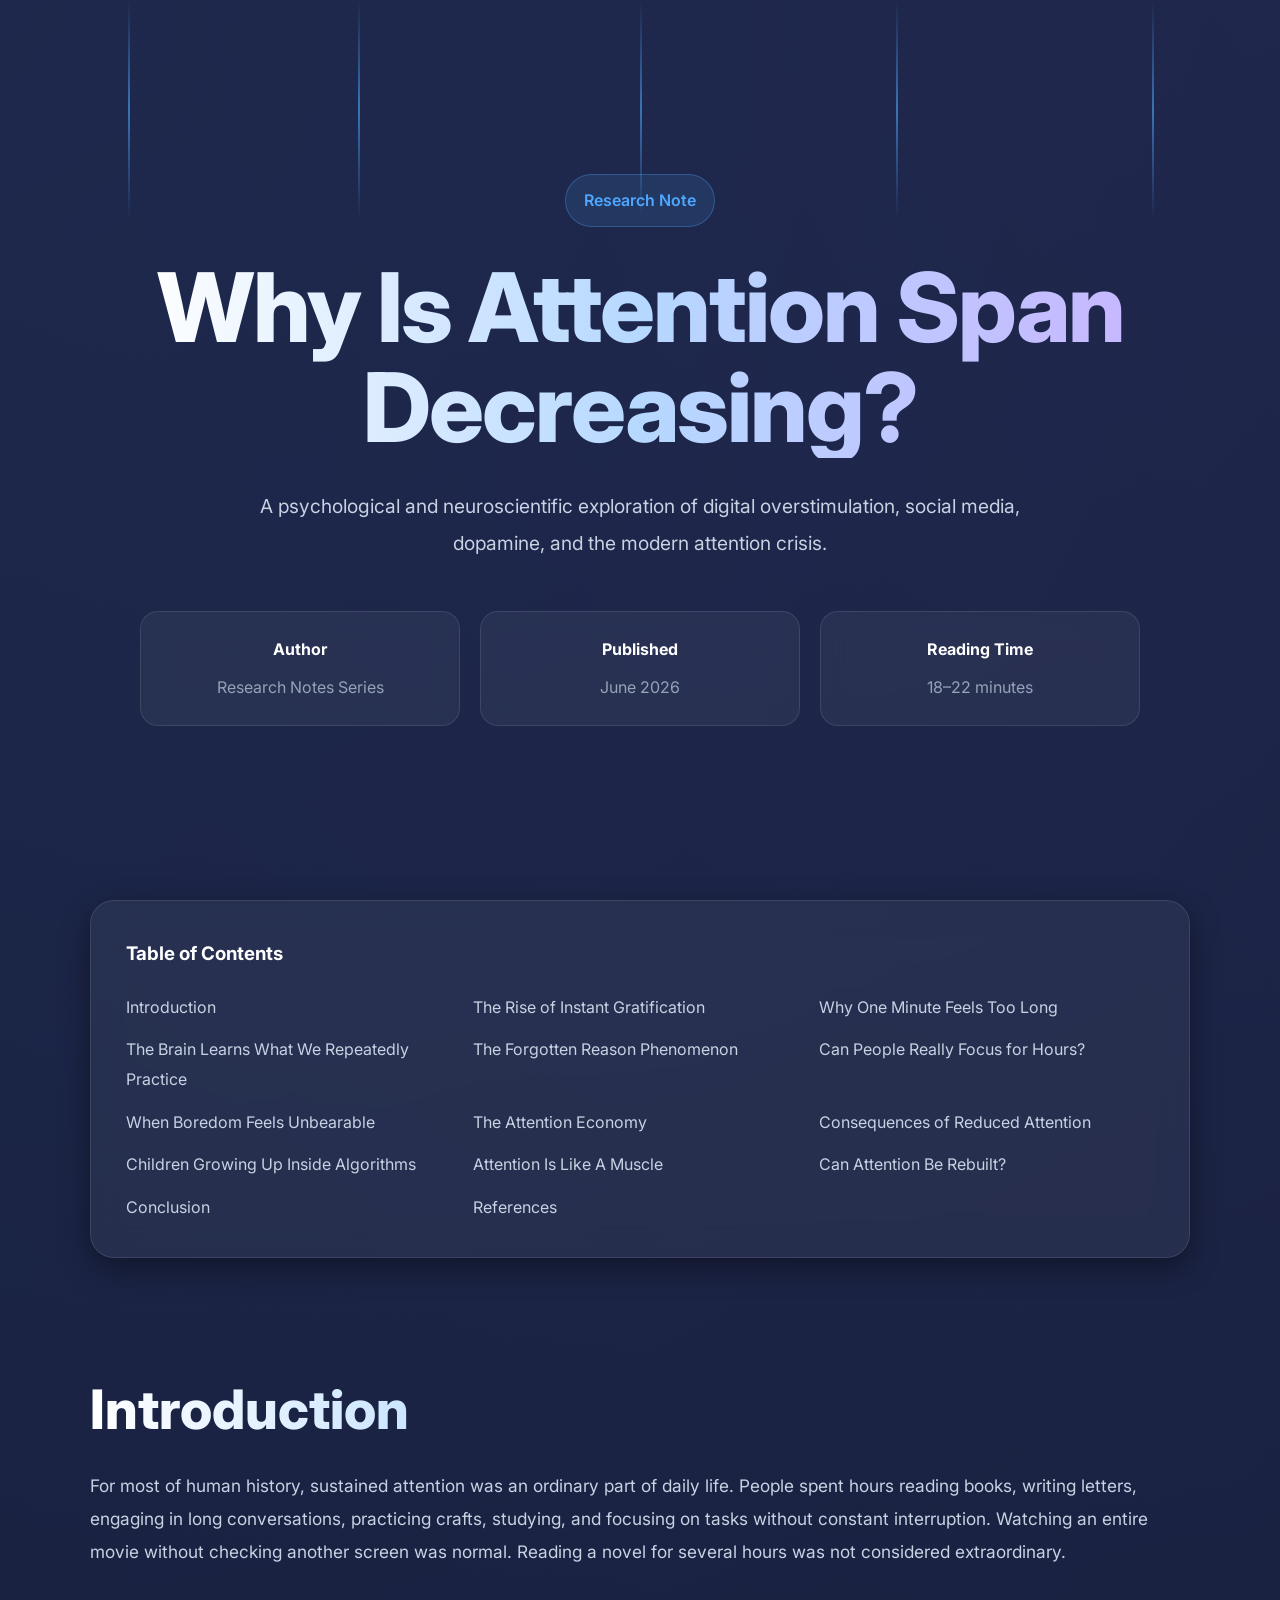
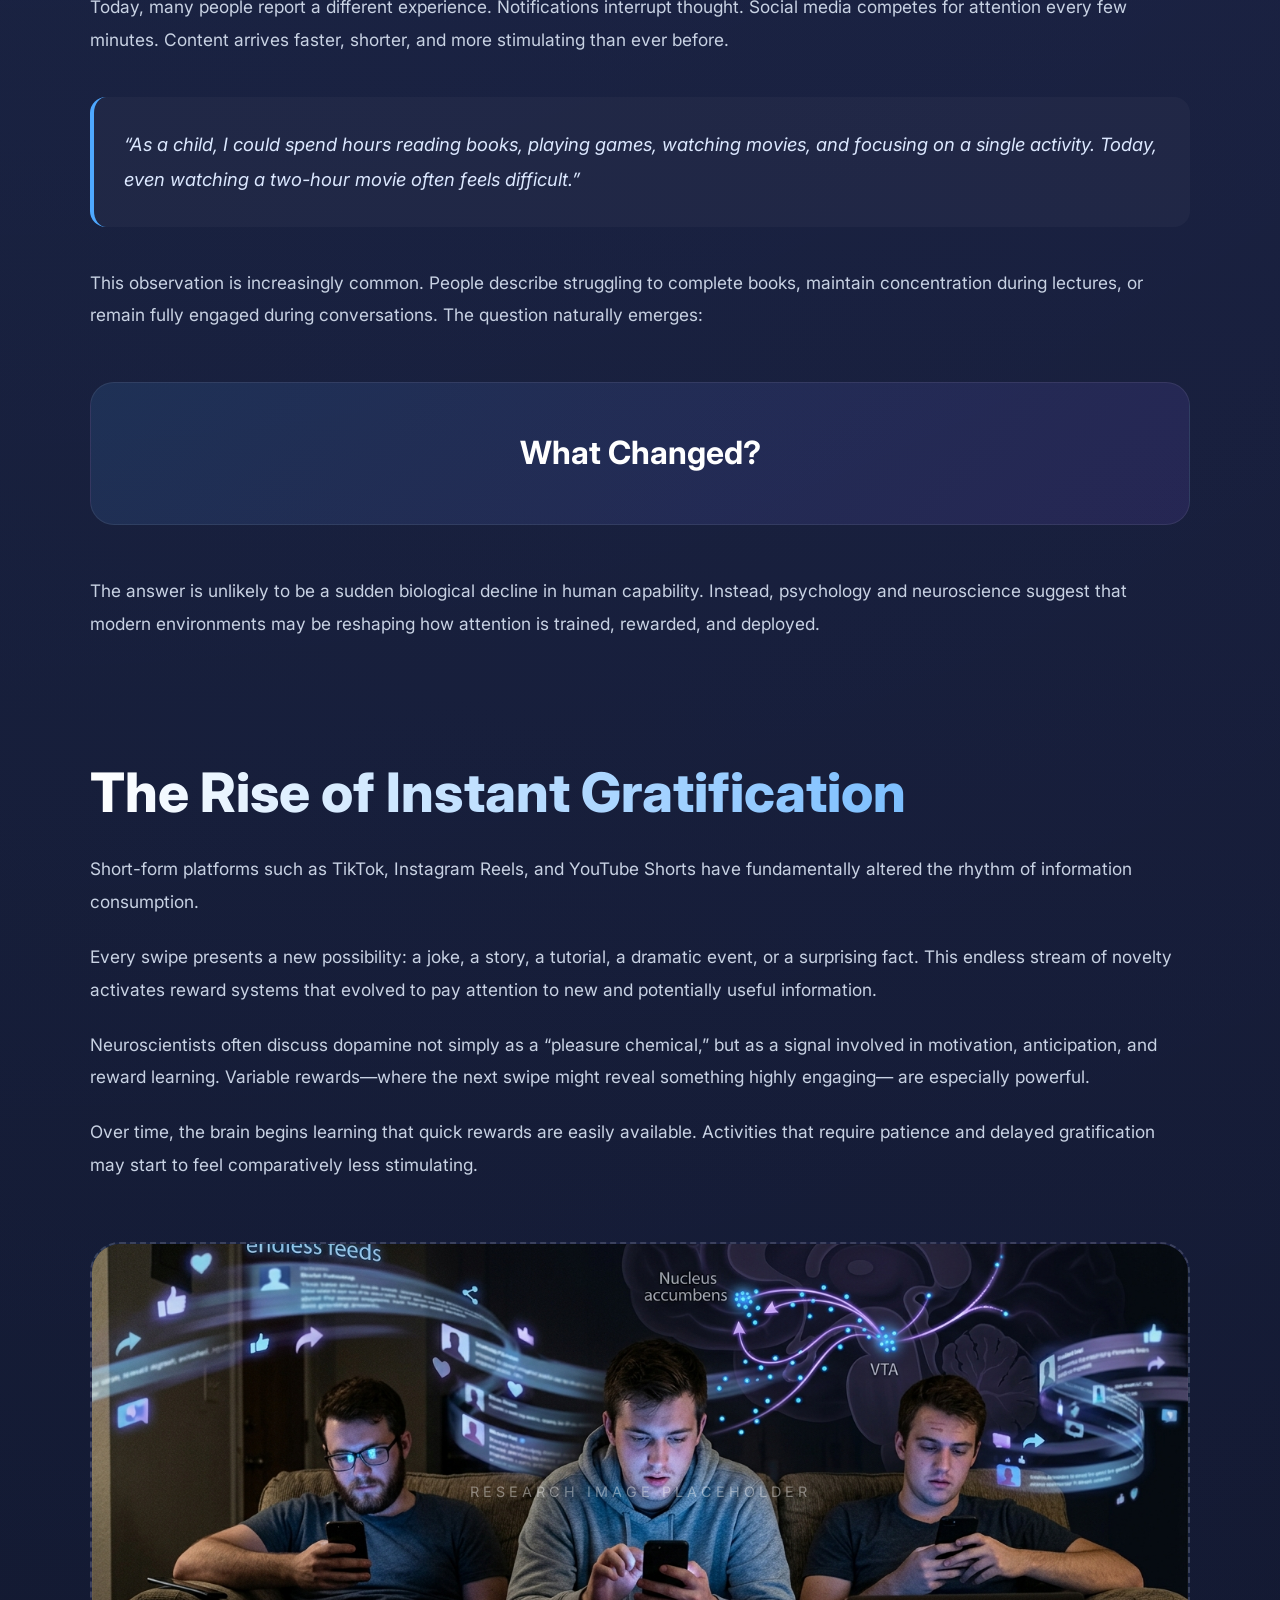
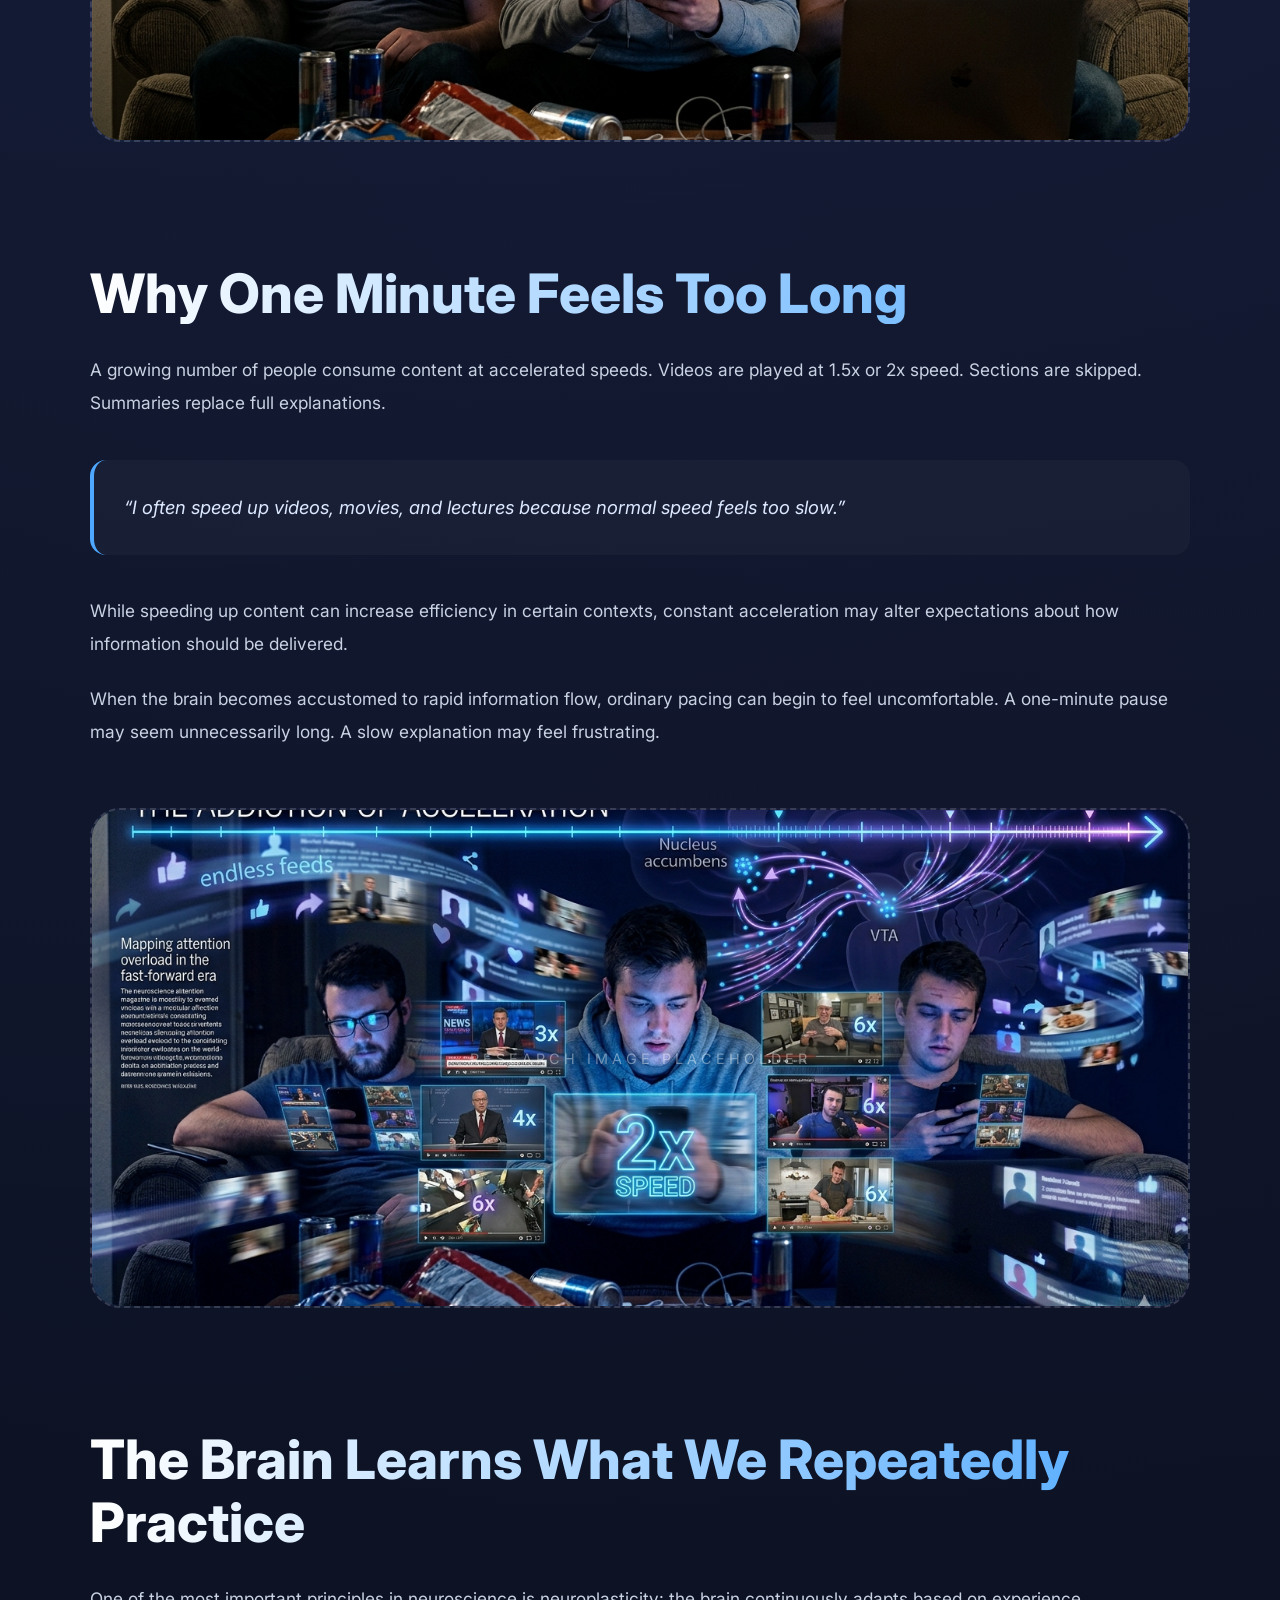
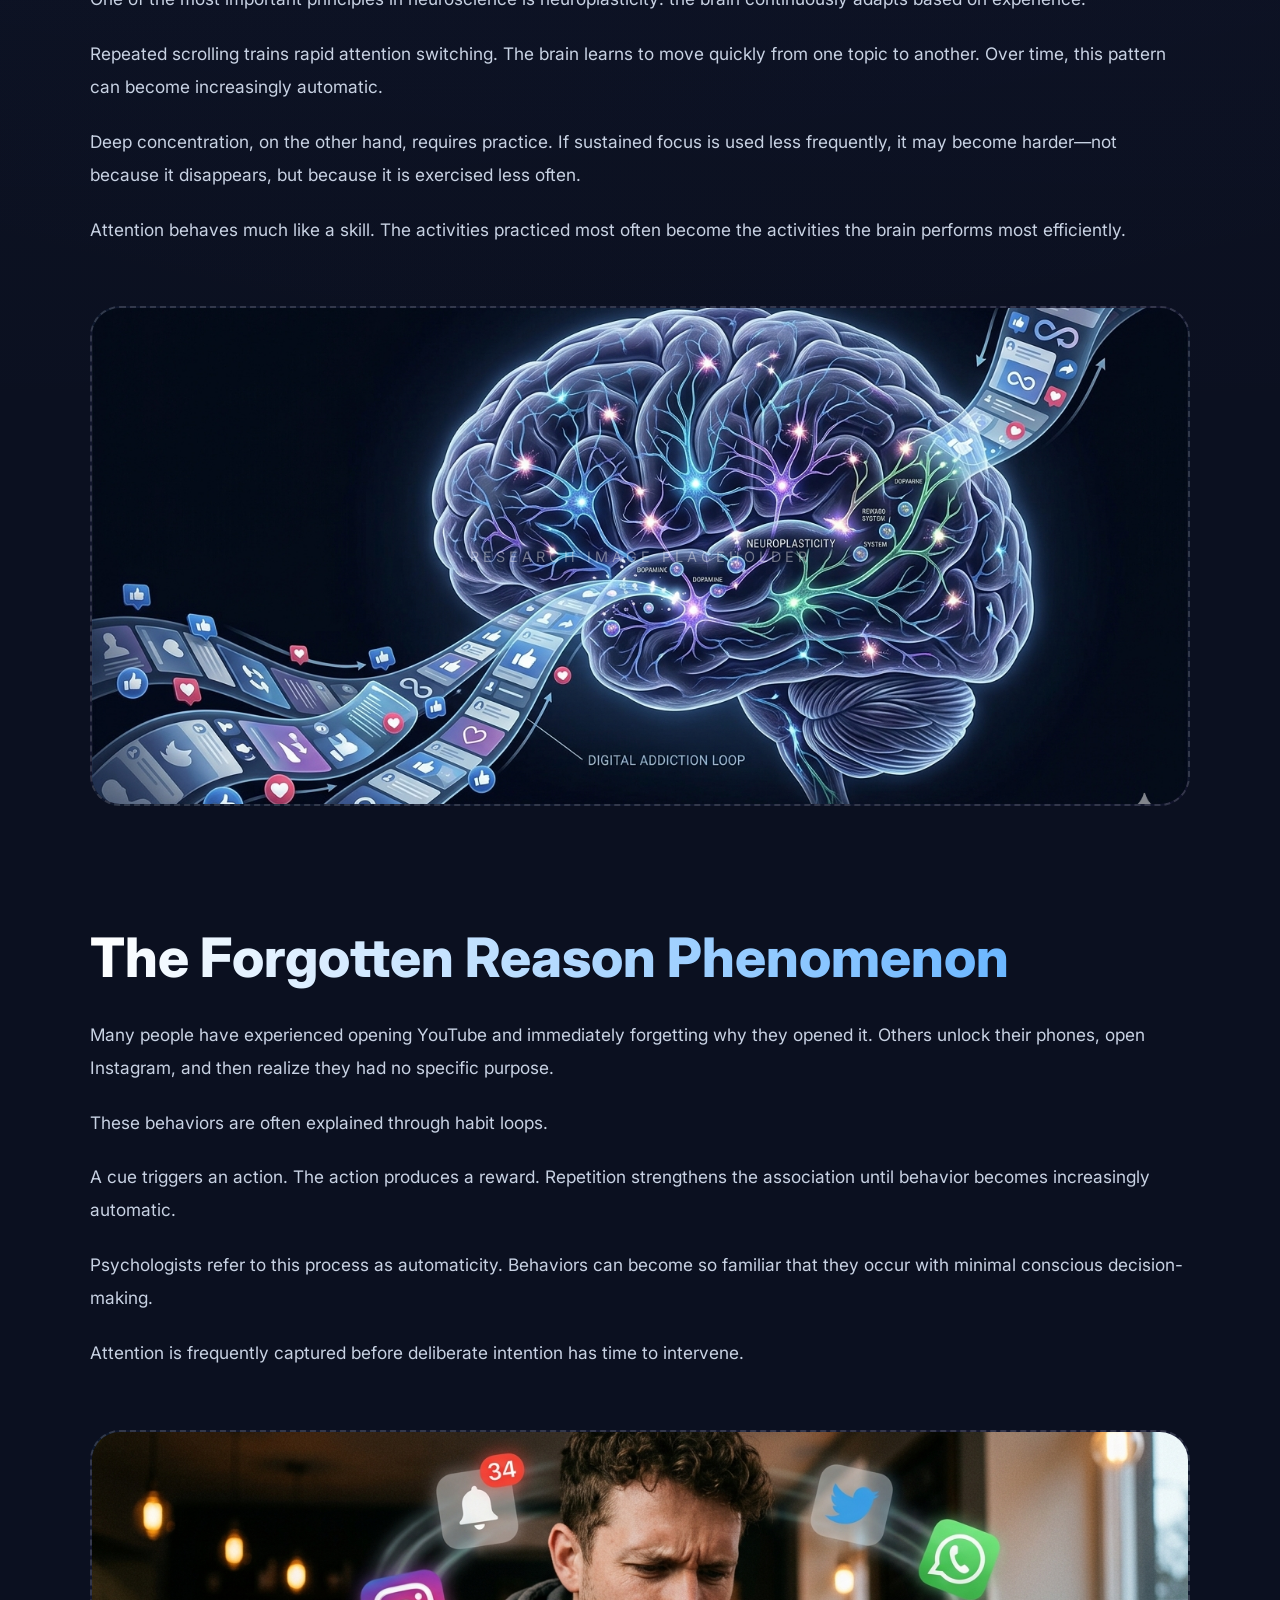
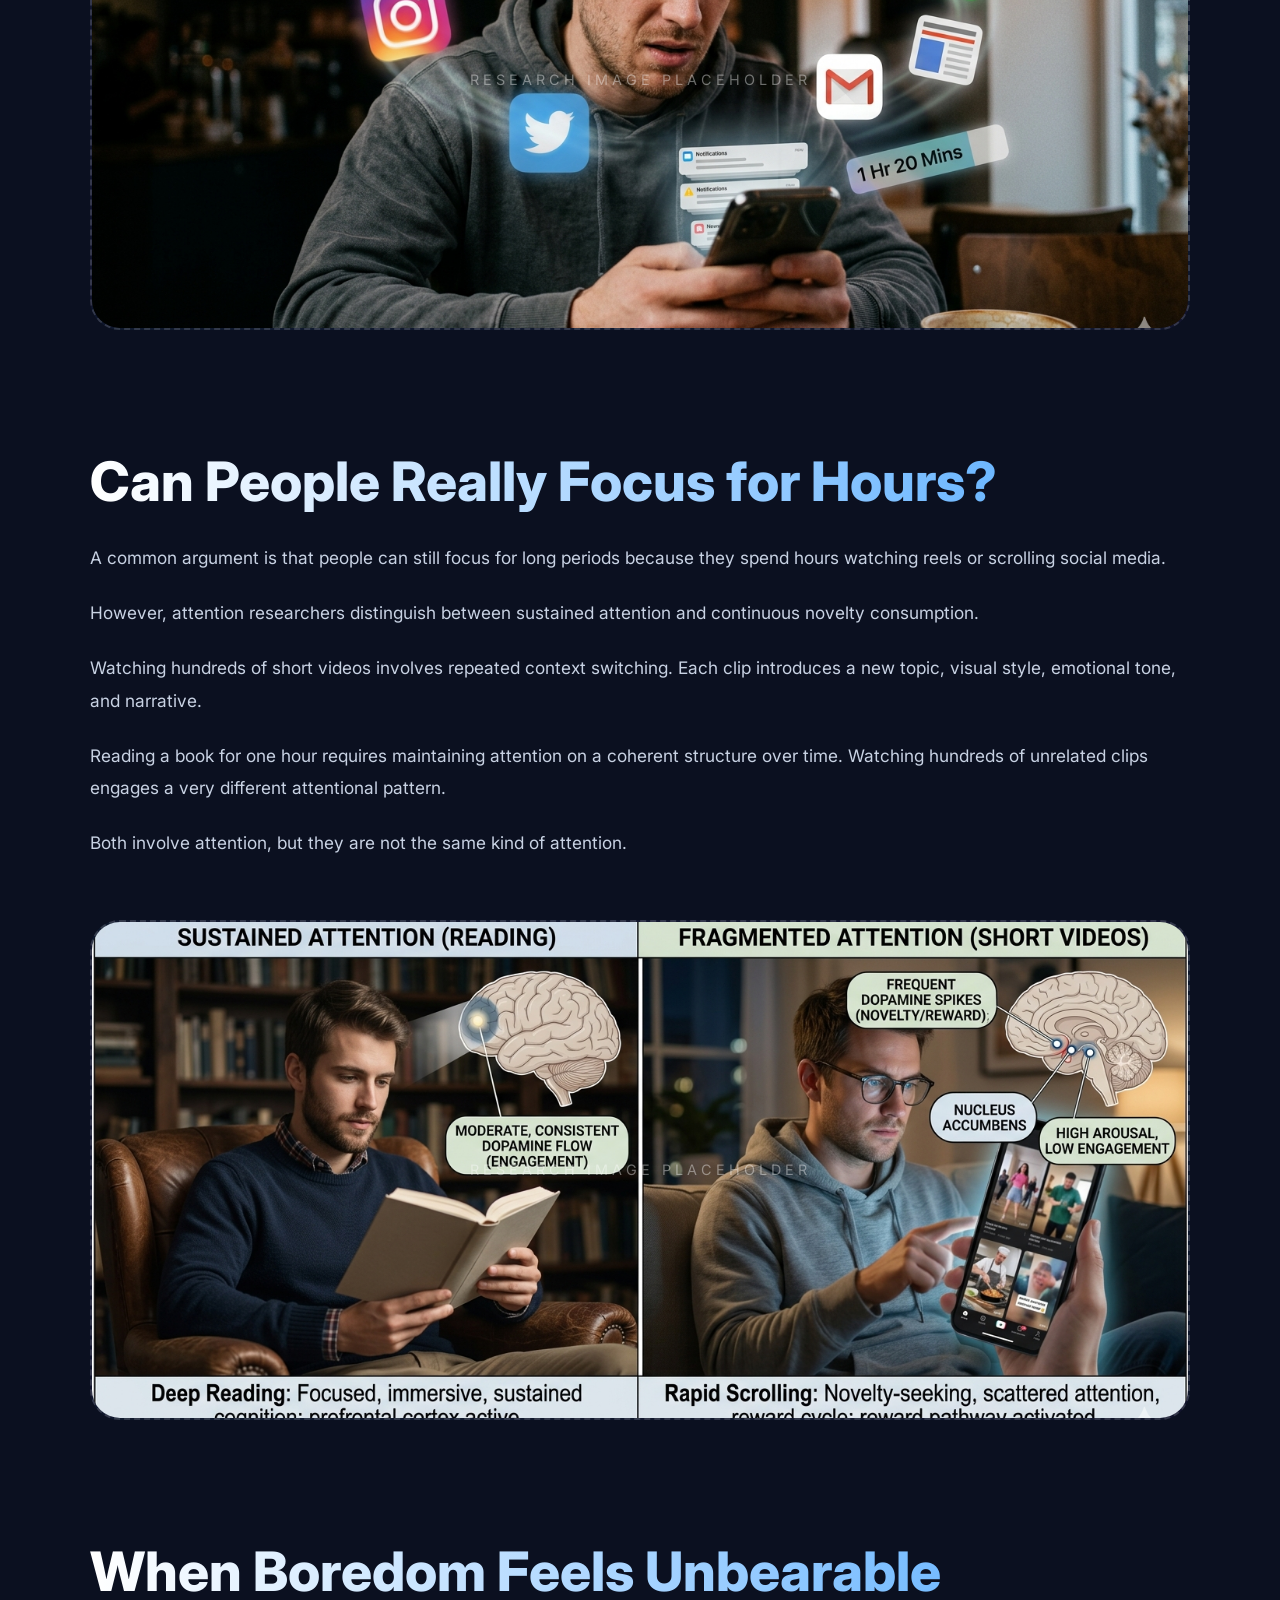
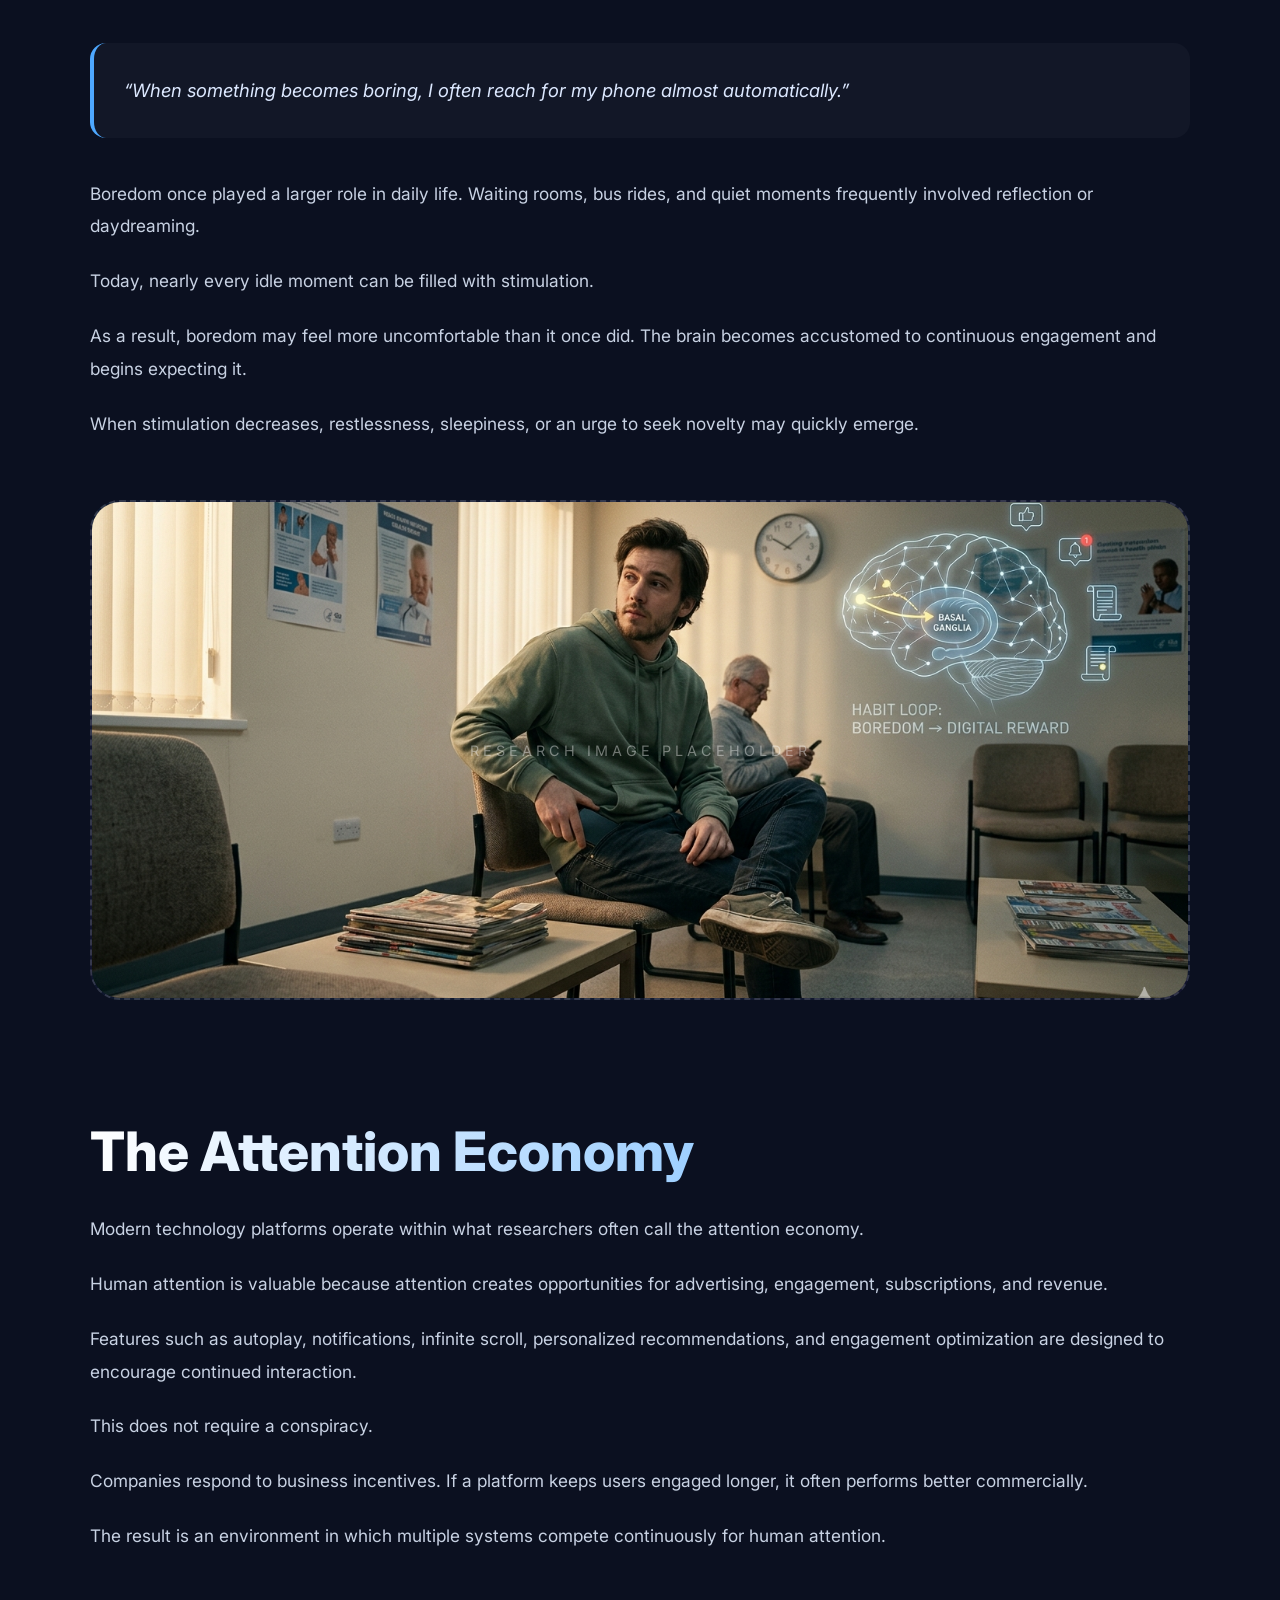
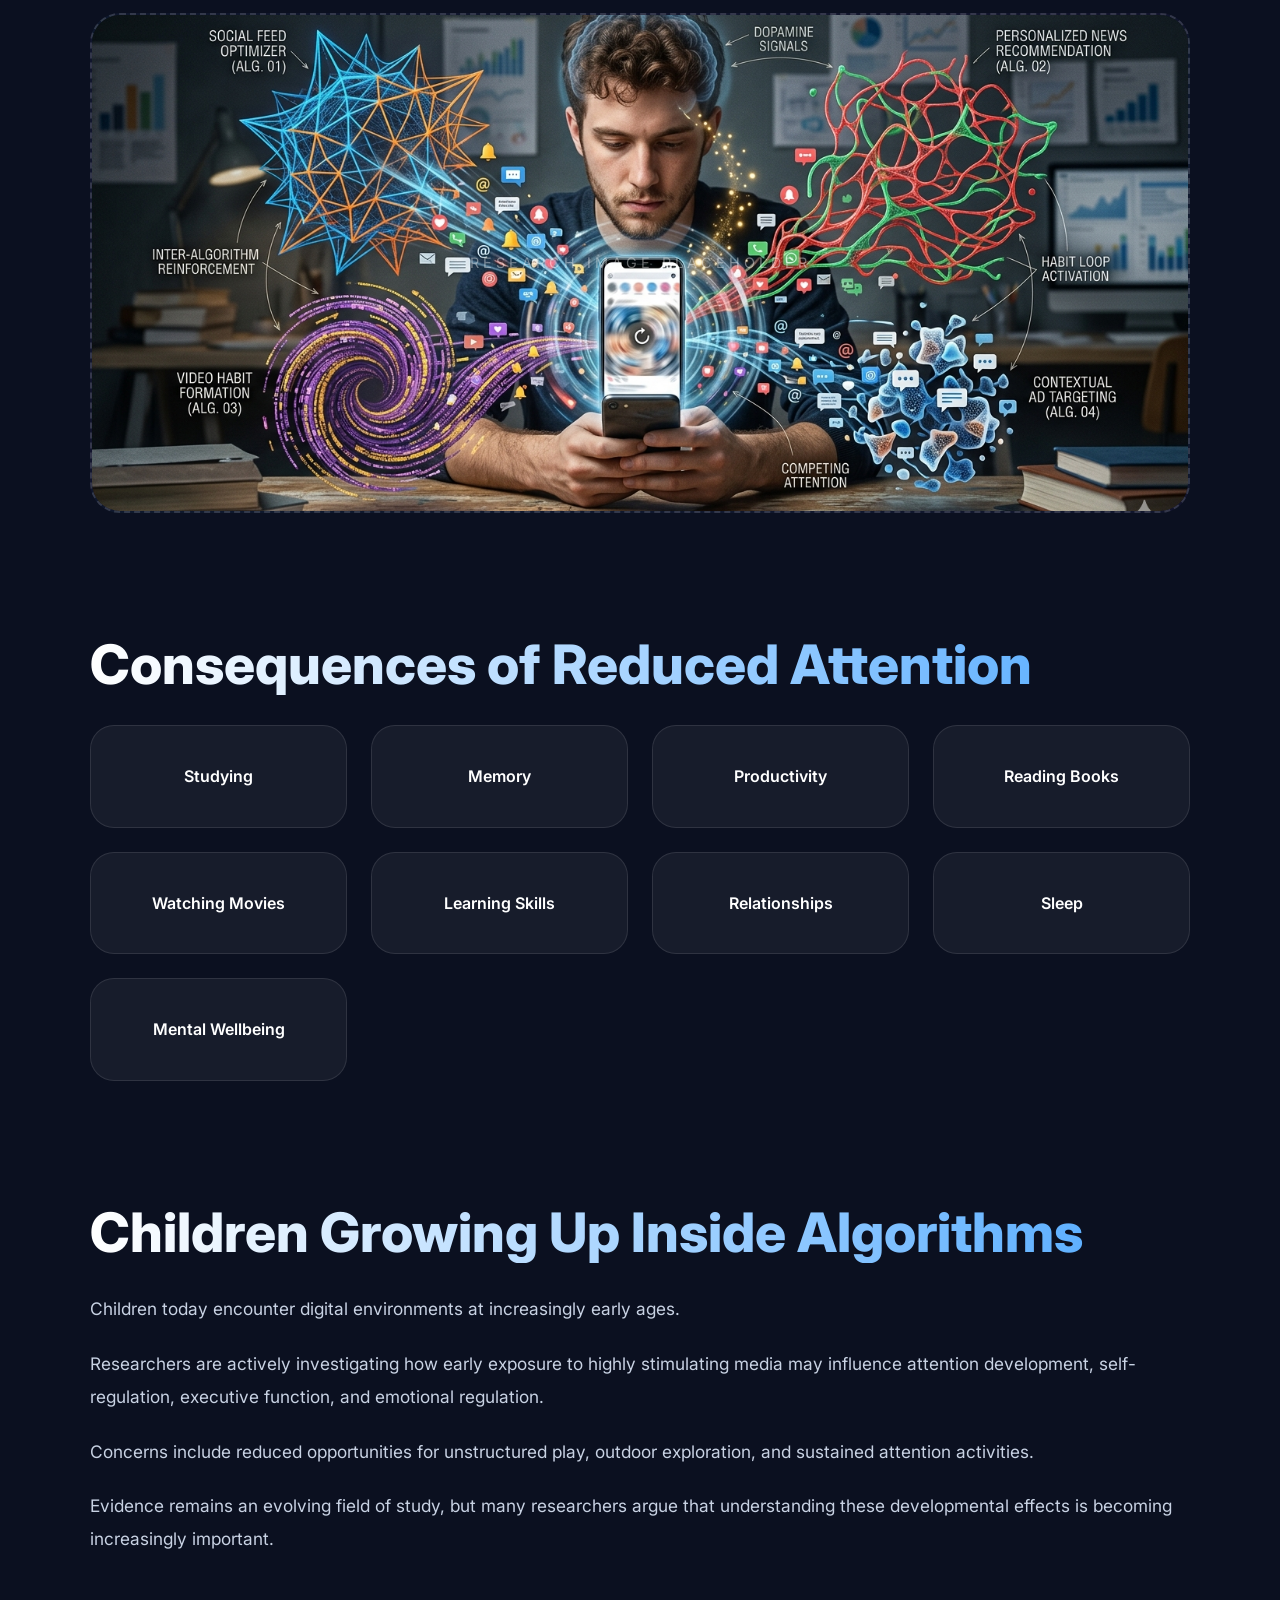
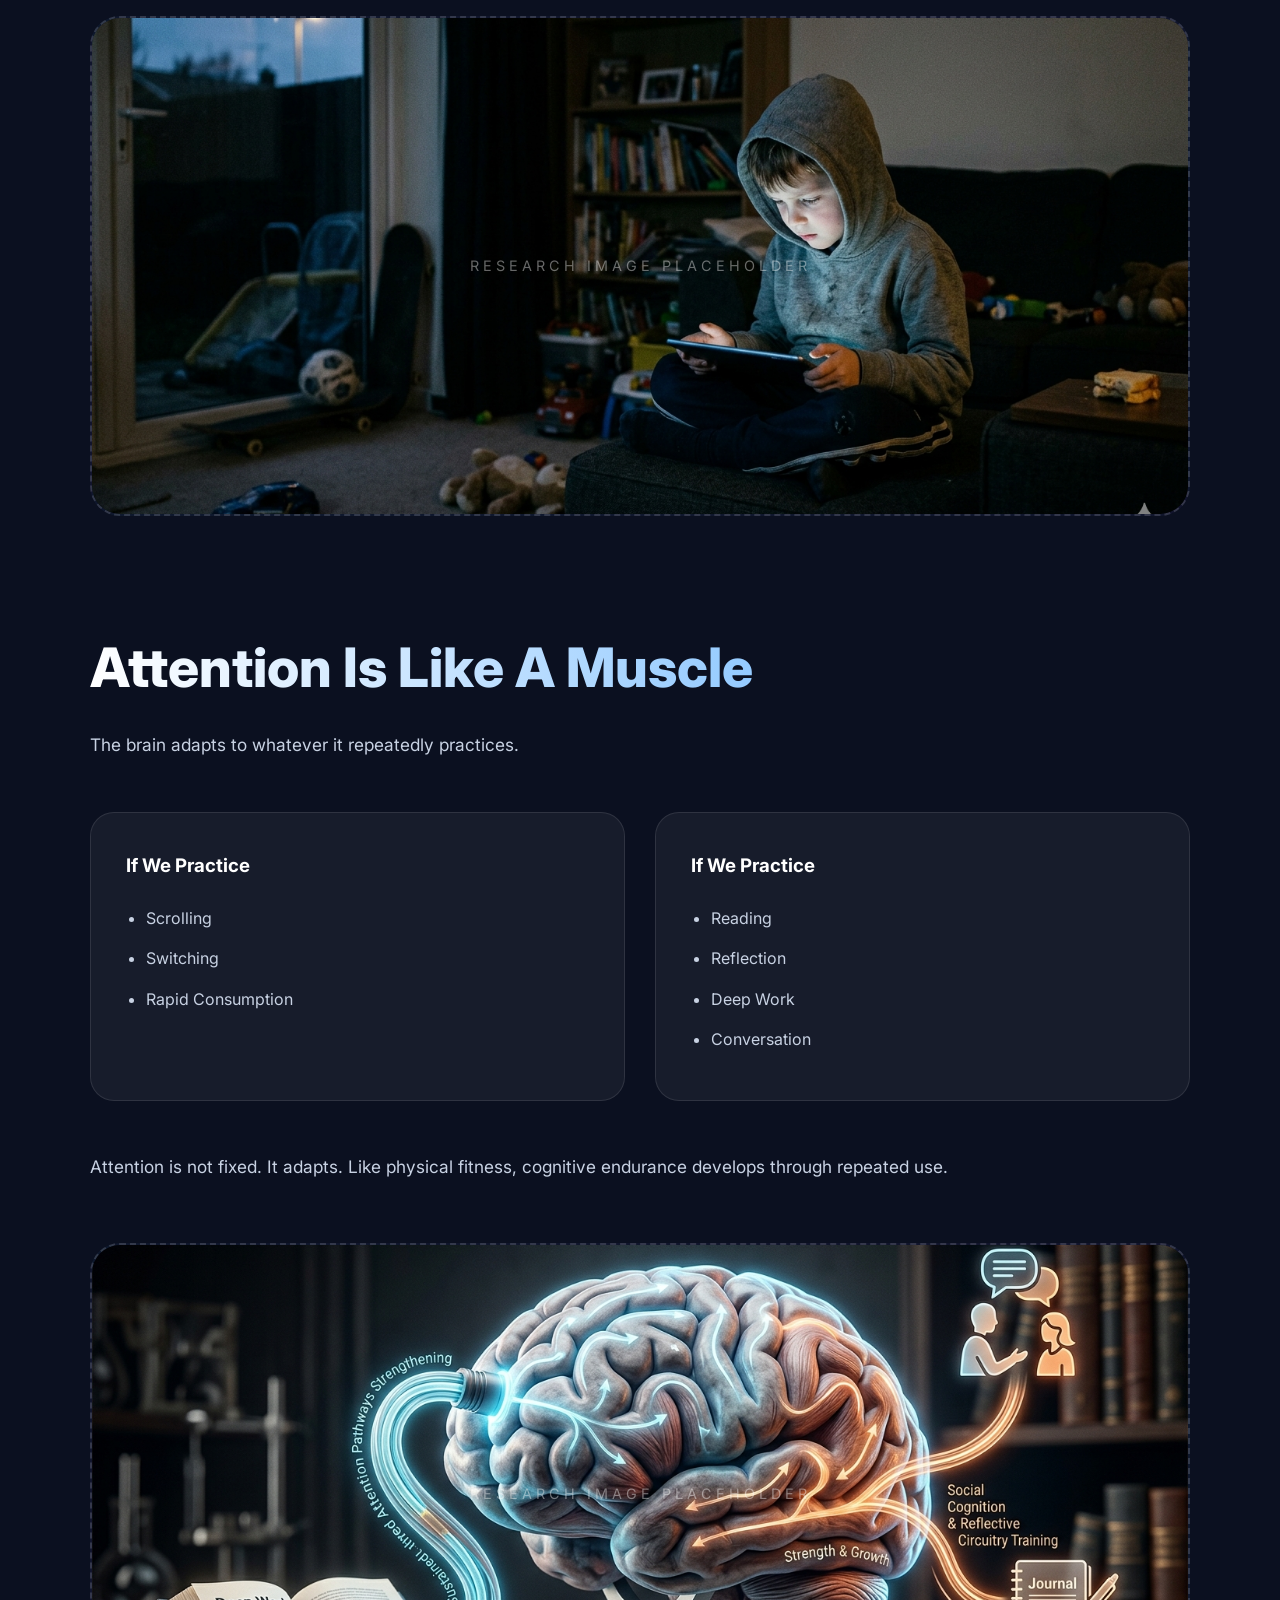
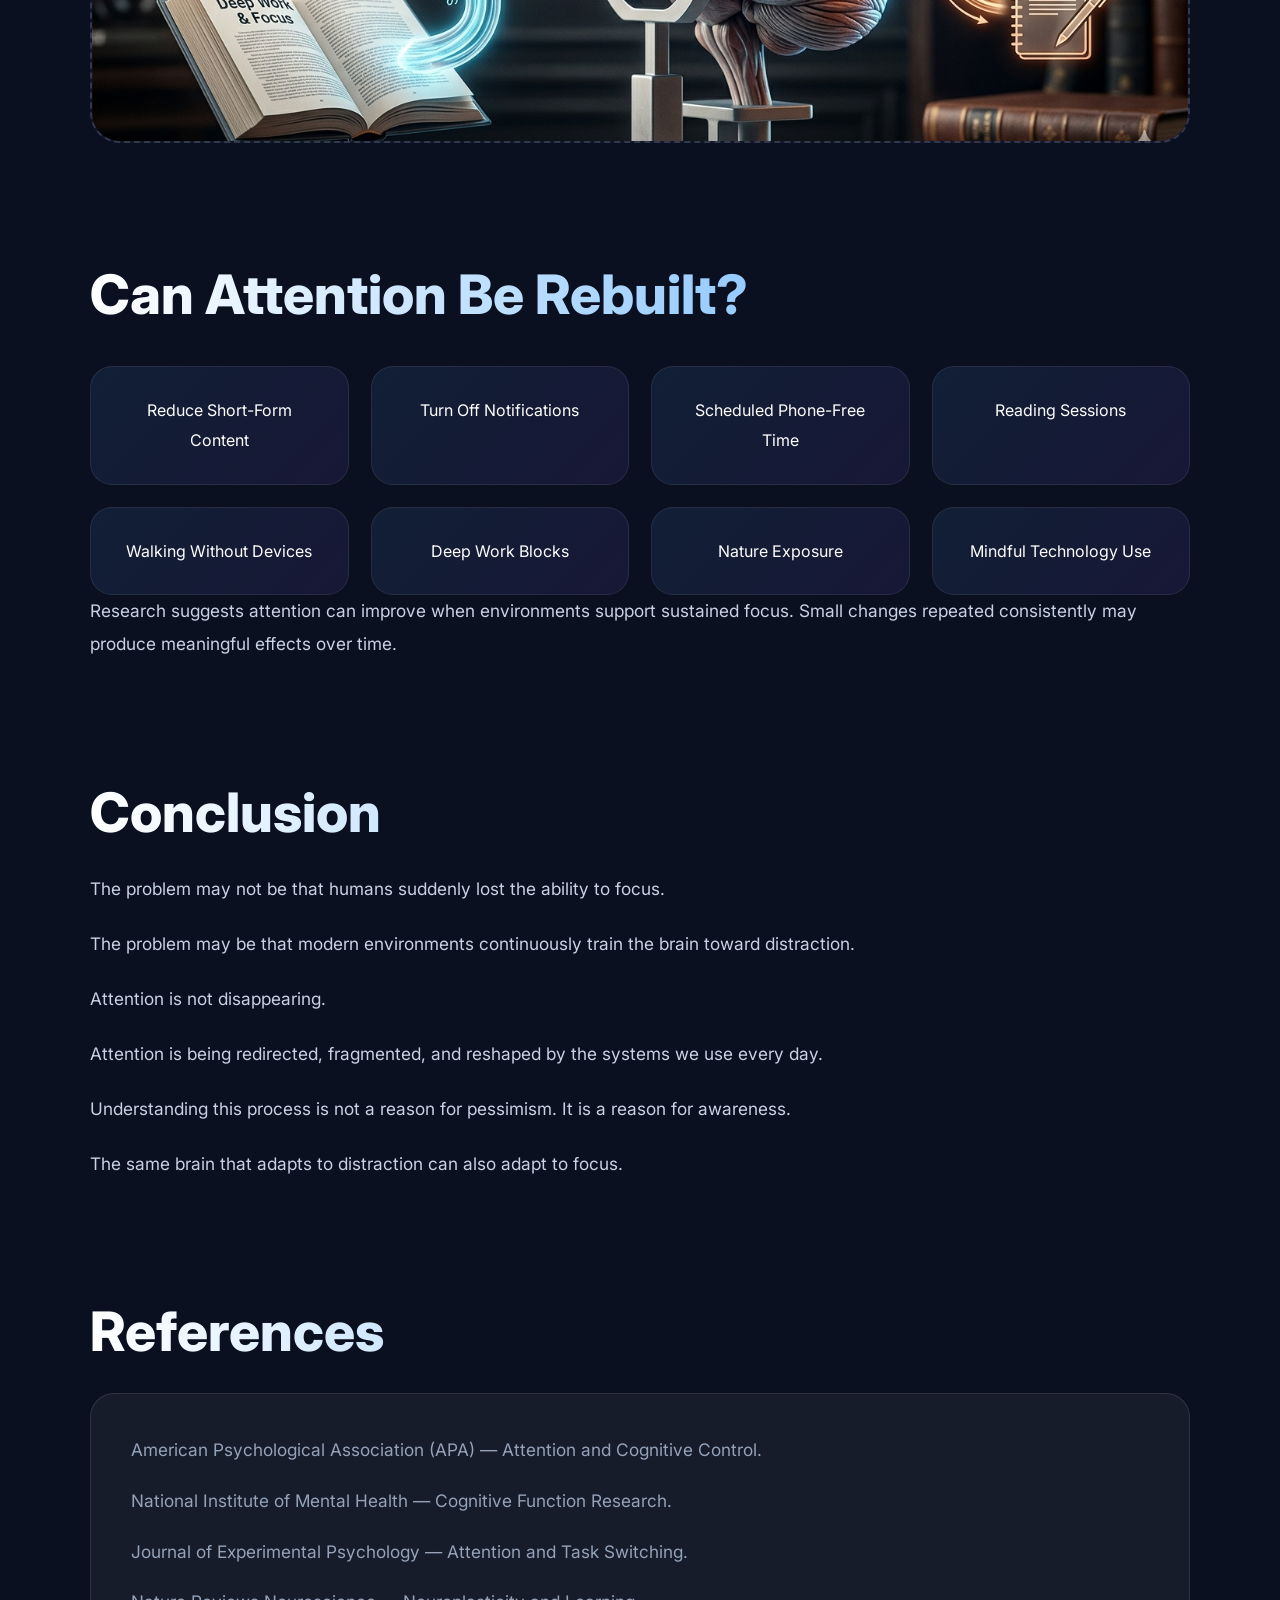
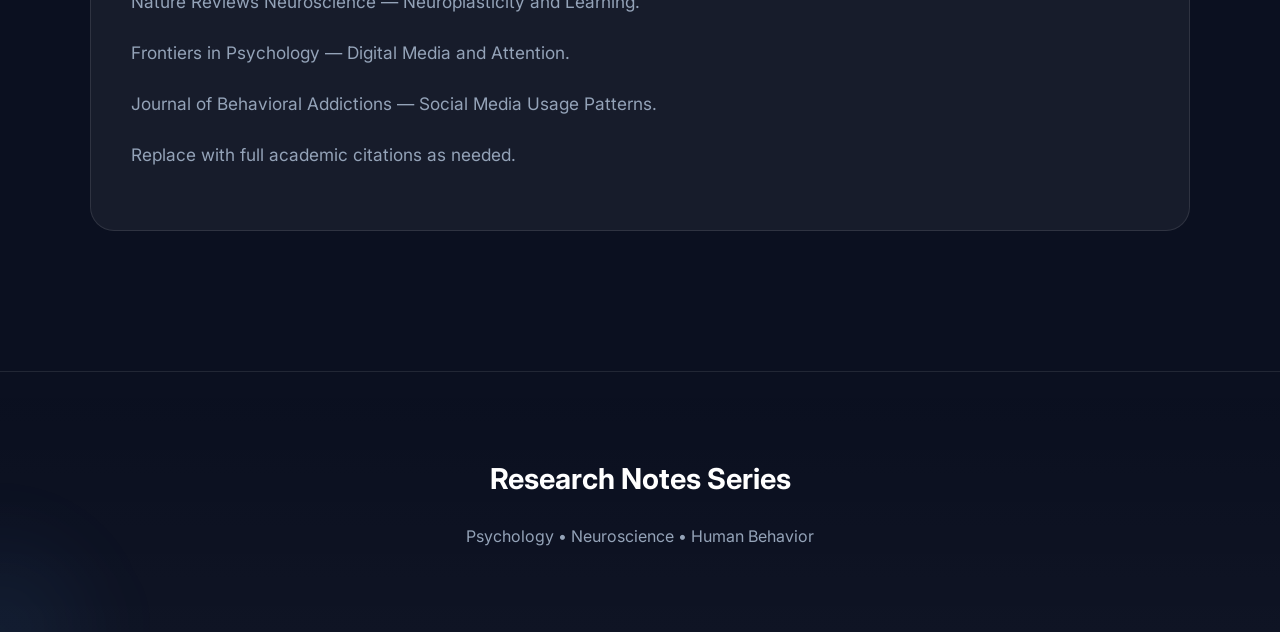
<file: attention.html>
<!DOCTYPE html>
<html lang="en">
<head>
<meta charset="UTF-8">
<meta name="viewport" content="width=device-width, initial-scale=1.0">

<title>Why Is Attention Span Decreasing?</title>

<link rel="preconnect" href="https://fonts.googleapis.com">
<link rel="preconnect" href="https://fonts.gstatic.com" crossorigin>

<link href="https://fonts.googleapis.com/css2?family=Inter:wght@300;400;500;600;700;800&display=swap" rel="stylesheet">

<link rel="stylesheet" href="style.css">
</head>

<body>

<!-- Progress Bar -->
<div id="progress-bar"></div>

<!-- Neural Background -->
<div class="neural-background">
    <span></span>
    <span></span>
    <span></span>
    <span></span>
    <span></span>
</div>

<!-- Hero Section -->
<header class="hero">

    <div class="hero-content">

        <div class="research-tag">
            Research Note
        </div>

        <h1>
            Why Is Attention Span Decreasing?
        </h1>

        <p class="hero-subtitle">
            A psychological and neuroscientific exploration of digital overstimulation,
            social media, dopamine, and the modern attention crisis.
        </p>

        <div class="hero-meta">

            <div class="meta-item">
                <strong>Author</strong>
                <span>Research Notes Series</span>
            </div>

            <div class="meta-item">
                <strong>Published</strong>
                <span>June 2026</span>
            </div>

            <div class="meta-item">
                <strong>Reading Time</strong>
                <span>18–22 minutes</span>
            </div>

        </div>

    </div>

</header>

<!-- Table of Contents -->
<nav class="toc glass">

    <h3>Table of Contents</h3>

    <ul>

        <li><a href="#introduction">Introduction</a></li>
        <li><a href="#instant">The Rise of Instant Gratification</a></li>
        <li><a href="#oneminute">Why One Minute Feels Too Long</a></li>
        <li><a href="#neuroplasticity">The Brain Learns What We Repeatedly Practice</a></li>
        <li><a href="#forgotten">The Forgotten Reason Phenomenon</a></li>
        <li><a href="#focushours">Can People Really Focus for Hours?</a></li>
        <li><a href="#boredom">When Boredom Feels Unbearable</a></li>
        <li><a href="#economy">The Attention Economy</a></li>
        <li><a href="#consequences">Consequences of Reduced Attention</a></li>
        <li><a href="#children">Children Growing Up Inside Algorithms</a></li>
        <li><a href="#muscle">Attention Is Like A Muscle</a></li>
        <li><a href="#rebuild">Can Attention Be Rebuilt?</a></li>
        <li><a href="#conclusion">Conclusion</a></li>
        <li><a href="#references">References</a></li>

    </ul>

</nav>

<main>

<!-- INTRODUCTION -->

<section id="introduction" class="section reveal">

    <h2>Introduction</h2>

    <p>
        For most of human history, sustained attention was an ordinary part of daily life.
        People spent hours reading books, writing letters, engaging in long conversations,
        practicing crafts, studying, and focusing on tasks without constant interruption.
        Watching an entire movie without checking another screen was normal.
        Reading a novel for several hours was not considered extraordinary.
    </p>

    <p>
        Today, many people report a different experience. Notifications interrupt thought.
        Social media competes for attention every few minutes. Content arrives faster,
        shorter, and more stimulating than ever before.
    </p>

    <blockquote>
        “As a child, I could spend hours reading books, playing games,
        watching movies, and focusing on a single activity. Today,
        even watching a two-hour movie often feels difficult.”
    </blockquote>

    <p>
        This observation is increasingly common. People describe struggling to complete
        books, maintain concentration during lectures, or remain fully engaged during
        conversations. The question naturally emerges:
    </p>

    <div class="highlight-box">
        <h3>What Changed?</h3>
    </div>

    <p>
        The answer is unlikely to be a sudden biological decline in human capability.
        Instead, psychology and neuroscience suggest that modern environments may be
        reshaping how attention is trained, rewarded, and deployed.
    </p>

</section>

<!-- SECTION 1 -->

<section id="instant" class="section reveal">

    <h2>The Rise of Instant Gratification</h2>

    <p>
        Short-form platforms such as TikTok, Instagram Reels, and YouTube Shorts have
        fundamentally altered the rhythm of information consumption.
    </p>

    <p>
        Every swipe presents a new possibility: a joke, a story, a tutorial,
        a dramatic event, or a surprising fact. This endless stream of novelty
        activates reward systems that evolved to pay attention to new and potentially
        useful information.
    </p>

    <p>
        Neuroscientists often discuss dopamine not simply as a “pleasure chemical,”
        but as a signal involved in motivation, anticipation, and reward learning.
        Variable rewards—where the next swipe might reveal something highly engaging—
        are especially powerful.
    </p>

    <p>
        Over time, the brain begins learning that quick rewards are easily available.
        Activities that require patience and delayed gratification may start to feel
        comparatively less stimulating.
    </p>

    <div class="image-placeholder">
        <img src="adultyngphone.png" alt="adult using phone">
      
    </div>

</section>

<!-- SECTION 2 -->

<section id="oneminute" class="section reveal">

    <h2>Why One Minute Feels Too Long</h2>

    <p>
        A growing number of people consume content at accelerated speeds.
        Videos are played at 1.5x or 2x speed. Sections are skipped.
        Summaries replace full explanations.
    </p>

    <blockquote>
        “I often speed up videos, movies, and lectures because normal speed feels too slow.”
    </blockquote>

    <p>
        While speeding up content can increase efficiency in certain contexts,
        constant acceleration may alter expectations about how information should be delivered.
    </p>

    <p>
        When the brain becomes accustomed to rapid information flow,
        ordinary pacing can begin to feel uncomfortable. A one-minute pause may
        seem unnecessarily long. A slow explanation may feel frustrating.
    </p>

    <div class="image-placeholder">
        <img src="2x.png" alt="2x speed video">
        <!-- Replace with image URL -->
    </div>

</section>

<!-- SECTION 3 -->

<section id="neuroplasticity" class="section reveal">

    <h2>The Brain Learns What We Repeatedly Practice</h2>

    <p>
        One of the most important principles in neuroscience is neuroplasticity:
        the brain continuously adapts based on experience.
    </p>

    <p>
        Repeated scrolling trains rapid attention switching. The brain learns to
        move quickly from one topic to another. Over time, this pattern can become
        increasingly automatic.
    </p>

    <p>
        Deep concentration, on the other hand, requires practice. If sustained focus
        is used less frequently, it may become harder—not because it disappears,
        but because it is exercised less often.
    </p>

    <p>
        Attention behaves much like a skill. The activities practiced most often
        become the activities the brain performs most efficiently.
    </p>

    <div class="image-placeholder">
        <img src="brainreels.png" alt="brain with reels">
        <!-- Replace with image URL -->
    </div>

</section>

<!-- SECTION 4 -->

<section id="forgotten" class="section reveal">

    <h2>The Forgotten Reason Phenomenon</h2>

    <p>
        Many people have experienced opening YouTube and immediately forgetting
        why they opened it. Others unlock their phones, open Instagram, and then
        realize they had no specific purpose.
    </p>

    <p>
        These behaviors are often explained through habit loops.
    </p>

    <p>
        A cue triggers an action. The action produces a reward.
        Repetition strengthens the association until behavior becomes increasingly automatic.
    </p>

    <p>
        Psychologists refer to this process as automaticity.
        Behaviors can become so familiar that they occur with minimal conscious
        decision-making.
    </p>

    <p>
        Attention is frequently captured before deliberate intention has time to intervene.
    </p>

    <div class="image-placeholder">
        <img src="forgot.png" alt="forgotten reason">
        <!-- Replace with image URL -->
    </div>

</section>

<!-- SECTION 5 -->

<section id="focushours" class="section reveal">

    <h2>Can People Really Focus for Hours?</h2>

    <p>
        A common argument is that people can still focus for long periods because
        they spend hours watching reels or scrolling social media.
    </p>

    <p>
        However, attention researchers distinguish between sustained attention
        and continuous novelty consumption.
    </p>

    <p>
        Watching hundreds of short videos involves repeated context switching.
        Each clip introduces a new topic, visual style, emotional tone, and narrative.
    </p>

    <p>
        Reading a book for one hour requires maintaining attention on a coherent
        structure over time. Watching hundreds of unrelated clips engages a very
        different attentional pattern.
    </p>

    <p>
        Both involve attention, but they are not the same kind of attention.
    </p>

    <div class="image-placeholder">
        <img src="readscroll.png" alt="Insert image here">
        <!-- Replace with image URL -->
    </div>

</section>

<!-- SECTION 6 -->

<section id="boredom" class="section reveal">

    <h2>When Boredom Feels Unbearable</h2>

    <blockquote>
        “When something becomes boring, I often reach for my phone almost automatically.”
    </blockquote>

    <p>
        Boredom once played a larger role in daily life. Waiting rooms, bus rides,
        and quiet moments frequently involved reflection or daydreaming.
    </p>

    <p>
        Today, nearly every idle moment can be filled with stimulation.
    </p>

    <p>
        As a result, boredom may feel more uncomfortable than it once did.
        The brain becomes accustomed to continuous engagement and begins expecting it.
    </p>

    <p>
        When stimulation decreases, restlessness, sleepiness, or an urge to seek
        novelty may quickly emerge.
    </p>

    <div class="image-placeholder">
        <img src="phoneee.png" alt="adult using phone">
        <!-- Replace with image URL -->
    </div>

</section>

<!-- SECTION 7 -->

<section id="economy" class="section reveal">

    <h2>The Attention Economy</h2>

    <p>
        Modern technology platforms operate within what researchers often call
        the attention economy.
    </p>

    <p>
        Human attention is valuable because attention creates opportunities for
        advertising, engagement, subscriptions, and revenue.
    </p>

    <p>
        Features such as autoplay, notifications, infinite scroll,
        personalized recommendations, and engagement optimization are designed
        to encourage continued interaction.
    </p>

    <p>
        This does not require a conspiracy.
    </p>

    <p>
        Companies respond to business incentives. If a platform keeps users
        engaged longer, it often performs better commercially.
    </p>

    <p>
        The result is an environment in which multiple systems compete
        continuously for human attention.
    </p>

    <div class="image-placeholder">
        <img src="lookingphn.png" alt="looking at phone">
        <!-- Replace with image URL -->
    </div>

</section>

<!-- CONSEQUENCES -->

<section id="consequences" class="section reveal">

    <h2>Consequences of Reduced Attention</h2>

    <div class="cards-grid">

        <div class="info-card">Studying</div>
        <div class="info-card">Memory</div>
        <div class="info-card">Productivity</div>
        <div class="info-card">Reading Books</div>
        <div class="info-card">Watching Movies</div>
        <div class="info-card">Learning Skills</div>
        <div class="info-card">Relationships</div>
        <div class="info-card">Sleep</div>
        <div class="info-card">Mental Wellbeing</div>

    </div>

</section>

<!-- CHILDREN -->

<section id="children" class="section reveal">

    <h2>Children Growing Up Inside Algorithms</h2>

    <p>
        Children today encounter digital environments at increasingly early ages.
    </p>

    <p>
        Researchers are actively investigating how early exposure to highly
        stimulating media may influence attention development, self-regulation,
        executive function, and emotional regulation.
    </p>

    <p>
        Concerns include reduced opportunities for unstructured play,
        outdoor exploration, and sustained attention activities.
    </p>

    <p>
        Evidence remains an evolving field of study, but many researchers argue
        that understanding these developmental effects is becoming increasingly important.
    </p>

    <div class="image-placeholder">
        <img src="childphone.png" alt="Insert image here">
        <!-- Replace with image URL -->
    </div>

</section>

<!-- ATTENTION MUSCLE -->

<section id="muscle" class="section reveal">

    <h2>Attention Is Like A Muscle</h2>

    <p>
        The brain adapts to whatever it repeatedly practices.
    </p>

    <div class="comparison-grid">

        <div class="practice-card">
            <h3>If We Practice</h3>
            <ul>
                <li>Scrolling</li>
                <li>Switching</li>
                <li>Rapid Consumption</li>
            </ul>
        </div>

        <div class="practice-card">
            <h3>If We Practice</h3>
            <ul>
                <li>Reading</li>
                <li>Reflection</li>
                <li>Deep Work</li>
                <li>Conversation</li>
            </ul>
        </div>

    </div>

    <p>
        Attention is not fixed. It adapts.
        Like physical fitness, cognitive endurance develops through repeated use.
    </p>

    <div class="image-placeholder">
        <img src="musclebrain.png" alt="Insert image here">
        <!-- Replace with image URL -->
    </div>

</section>

<!-- REBUILD -->

<section id="rebuild" class="section reveal">

    <h2>Can Attention Be Rebuilt?</h2>

    <div class="recovery-grid">

        <div class="recovery-card">Reduce Short-Form Content</div>
        <div class="recovery-card">Turn Off Notifications</div>
        <div class="recovery-card">Scheduled Phone-Free Time</div>
        <div class="recovery-card">Reading Sessions</div>
        <div class="recovery-card">Walking Without Devices</div>
        <div class="recovery-card">Deep Work Blocks</div>
        <div class="recovery-card">Nature Exposure</div>
        <div class="recovery-card">Mindful Technology Use</div>

    </div>

    <p>
        Research suggests attention can improve when environments support sustained focus.
        Small changes repeated consistently may produce meaningful effects over time.
    </p>

</section>

<!-- CONCLUSION -->

<section id="conclusion" class="section reveal">

    <h2>Conclusion</h2>

    <p>
        The problem may not be that humans suddenly lost the ability to focus.
    </p>

    <p>
        The problem may be that modern environments continuously train the brain
        toward distraction.
    </p>

    <p>
        Attention is not disappearing.
    </p>

    <p>
        Attention is being redirected, fragmented, and reshaped by the systems
        we use every day.
    </p>

    <p>
        Understanding this process is not a reason for pessimism.
        It is a reason for awareness.
    </p>

    <p>
        The same brain that adapts to distraction can also adapt to focus.
    </p>

</section>

<!-- REFERENCES -->

<section id="references" class="section reveal">

    <h2>References</h2>

    <div class="references-box">

        <p>American Psychological Association (APA) — Attention and Cognitive Control.</p>

        <p>National Institute of Mental Health — Cognitive Function Research.</p>

        <p>Journal of Experimental Psychology — Attention and Task Switching.</p>

        <p>Nature Reviews Neuroscience — Neuroplasticity and Learning.</p>

        <p>Frontiers in Psychology — Digital Media and Attention.</p>

        <p>Journal of Behavioral Addictions — Social Media Usage Patterns.</p>

        <p>Replace with full academic citations as needed.</p>

    </div>

</section>

</main>

<!-- Footer -->

<footer>

    <h3>Research Notes Series</h3>

    <p>
        Psychology • Neuroscience • Human Behavior
    </p>

</footer>

<script src="script.js"></script>

</body>
</html>
</file>
<file: style.css>
/* ==========================================================
   WHY IS ATTENTION SPAN DECREASING?
   PREMIUM RESEARCH ARTICLE STYLESHEET
========================================================== */

:root{

    --bg:#0b1020;
    --bg-secondary:#111827;

    --glass:rgba(255,255,255,0.05);
    --glass-border:rgba(255,255,255,0.10);

    --text:#ffffff;
    --text-soft:#c8d2e3;
    --text-muted:#94a3b8;

    --blue:#4ea8ff;
    --violet:#8b5cf6;
    --cyan:#5eead4;

    --shadow:
        0 10px 30px rgba(0,0,0,0.4);

    --glow-blue:
        0 0 20px rgba(78,168,255,.25);

    --glow-violet:
        0 0 20px rgba(139,92,246,.25);

    --radius:24px;
    --transition:0.35s ease;
}

/* ==========================================================
   RESET
========================================================== */

*{
    margin:0;
    padding:0;
    box-sizing:border-box;
}

html{
    scroll-behavior:smooth;
}

body{
    background:
        radial-gradient(circle at top left,
        rgba(78,168,255,.12),
        transparent 35%),

        radial-gradient(circle at top right,
        rgba(139,92,246,.12),
        transparent 35%),

        var(--bg);

    color:var(--text);

    font-family:'Inter',sans-serif;

    overflow-x:hidden;

    line-height:1.9;
}

/* ==========================================================
   SELECTION
========================================================== */

::selection{
    background:rgba(78,168,255,.3);
}

/* ==========================================================
   SCROLLBAR
========================================================== */

::-webkit-scrollbar{
    width:10px;
}

::-webkit-scrollbar-track{
    background:#090d19;
}

::-webkit-scrollbar-thumb{
    background:linear-gradient(
        var(--blue),
        var(--violet)
    );
    border-radius:999px;
}

/* ==========================================================
   PROGRESS BAR
========================================================== */

#progress-bar{
    position:fixed;
    top:0;
    left:0;

    width:0%;
    height:4px;

    z-index:9999;

    background:
    linear-gradient(
        90deg,
        var(--blue),
        var(--violet)
    );

    box-shadow:
        0 0 20px rgba(78,168,255,.8);
}

/* ==========================================================
   NEURAL BACKGROUND
========================================================== */

.neural-background{
    position:fixed;
    inset:0;
    pointer-events:none;
    overflow:hidden;
    z-index:-1;
}

.neural-background span{
    position:absolute;
    width:2px;
    height:220px;

    background:
    linear-gradient(
        transparent,
        rgba(78,168,255,.6),
        transparent
    );

    animation:floatNeuron 12s linear infinite;
}

.neural-background span:nth-child(1){
    left:10%;
    animation-delay:0s;
}

.neural-background span:nth-child(2){
    left:28%;
    animation-delay:2s;
}

.neural-background span:nth-child(3){
    left:50%;
    animation-delay:5s;
}

.neural-background span:nth-child(4){
    left:70%;
    animation-delay:3s;
}

.neural-background span:nth-child(5){
    left:90%;
    animation-delay:7s;
}

@keyframes floatNeuron{

    from{
        transform:
        translateY(100vh)
        rotate(0deg);
    }

    to{
        transform:
        translateY(-300px)
        rotate(360deg);
    }

}

/* ==========================================================
   GENERAL
========================================================== */

main{
    width:min(1100px,92%);
    margin:auto;
}

.section{
    margin:120px auto;
}

.section h2{

    font-size:clamp(2rem,5vw,3.4rem);

    margin-bottom:30px;

    font-weight:800;

    line-height:1.15;

    background:
    linear-gradient(
        90deg,
        #fff,
        var(--blue)
    );

    -webkit-background-clip:text;
    color:transparent;
}

.section p{

    color:var(--text-soft);

    font-size:1.08rem;

    margin-bottom:22px;
}

/* ==========================================================
   GLASS
========================================================== */

.glass{

    background:var(--glass);

    backdrop-filter:blur(16px);

    border:1px solid var(--glass-border);

    box-shadow:var(--shadow);

    border-radius:var(--radius);
}

/* ==========================================================
   HERO
========================================================== */

.hero{

    min-height:100vh;

    display:flex;
    align-items:center;
    justify-content:center;

    text-align:center;

    padding:80px 20px;
}

.hero-content{
    max-width:1000px;
}

.research-tag{

    display:inline-flex;

    padding:10px 18px;

    border-radius:999px;

    margin-bottom:30px;

    background:
    rgba(78,168,255,.12);

    border:
    1px solid rgba(78,168,255,.3);

    color:var(--blue);

    font-weight:600;
}

.hero h1{

    font-size:
    clamp(3rem,8vw,6rem);

    font-weight:800;

    line-height:1.05;

    margin-bottom:30px;

    letter-spacing:-2px;

    background:
    linear-gradient(
        90deg,
        white,
        #b6d8ff,
        #c7b7ff
    );

    -webkit-background-clip:text;
    color:transparent;
}

.hero-subtitle{

    max-width:850px;

    margin:auto;

    color:var(--text-soft);

    font-size:1.2rem;

    line-height:1.9;

    margin-bottom:50px;
}

/* ==========================================================
   META
========================================================== */

.hero-meta{

    display:grid;

    grid-template-columns:
    repeat(auto-fit,minmax(180px,1fr));

    gap:20px;

    margin-top:40px;
}

.meta-item{

    background:var(--glass);

    border:1px solid var(--glass-border);

    border-radius:18px;

    padding:22px;

    backdrop-filter:blur(12px);
}

.meta-item strong{

    display:block;

    color:white;

    margin-bottom:8px;
}

.meta-item span{
    color:var(--text-muted);
}

/* ==========================================================
   TABLE OF CONTENTS
========================================================== */

.toc{

    width:min(1100px,92%);

    margin:0 auto 120px;

    padding:35px;
}

.toc h3{

    margin-bottom:20px;

    color:white;
}

.toc ul{

    display:grid;

    grid-template-columns:
    repeat(auto-fit,minmax(250px,1fr));

    gap:12px;

    list-style:none;
}

.toc a{

    color:var(--text-soft);

    text-decoration:none;

    transition:var(--transition);
}

.toc a:hover{

    color:var(--blue);

    padding-left:8px;
}

/* ==========================================================
   BLOCKQUOTE
========================================================== */

blockquote{

    margin:40px 0;

    padding:30px;

    border-left:4px solid var(--blue);

    background:
    rgba(255,255,255,.03);

    border-radius:16px;

    color:#dce8ff;

    font-size:1.15rem;

    font-style:italic;
}

/* ==========================================================
   HIGHLIGHT BOX
========================================================== */

.highlight-box{

    margin:50px 0;

    padding:40px;

    text-align:center;

    border-radius:24px;

    background:
    linear-gradient(
        135deg,
        rgba(78,168,255,.12),
        rgba(139,92,246,.12)
    );

    border:1px solid rgba(255,255,255,.08);
}

.highlight-box h3{

    font-size:2rem;

    color:white;
}

/* ==========================================================
   IMAGE PLACEHOLDER
========================================================== */

.image-placeholder{

    margin:60px 0;

    height:500px;

    border-radius:30px;

    overflow:hidden;

    display:flex;
    align-items:center;
    justify-content:center;

    border:2px dashed rgba(255,255,255,.15);

    background:
    linear-gradient(
        135deg,
        rgba(78,168,255,.06),
        rgba(139,92,246,.06)
    );

    position:relative;
}

.image-placeholder img{

    width:100%;
    height:100%;

    object-fit:cover;

    display:block;
}

.image-placeholder::before{

    content:
    "RESEARCH IMAGE PLACEHOLDER";

    position:absolute;

    color:rgba(255,255,255,.4);

    letter-spacing:4px;

    font-size:.9rem;
}

/* ==========================================================
   CONSEQUENCE CARDS
========================================================== */

.cards-grid{

    display:grid;

    grid-template-columns:
    repeat(auto-fit,minmax(220px,1fr));

    gap:24px;
}

.info-card{

    padding:35px;

    border-radius:24px;

    text-align:center;

    font-weight:600;

    background:var(--glass);

    border:1px solid var(--glass-border);

    transition:var(--transition);

    backdrop-filter:blur(12px);
}

.info-card:hover{

    transform:
    translateY(-8px);

    box-shadow:
    var(--glow-blue),
    var(--shadow);

    border-color:
    rgba(78,168,255,.4);
}

/* ==========================================================
   COMPARISON GRID
========================================================== */

.comparison-grid{

    display:grid;

    grid-template-columns:
    repeat(auto-fit,minmax(300px,1fr));

    gap:30px;

    margin:50px 0;
}

.practice-card{

    padding:35px;

    border-radius:24px;

    background:var(--glass);

    border:1px solid var(--glass-border);
}

.practice-card h3{

    margin-bottom:20px;

    color:white;
}

.practice-card ul{
    padding-left:20px;
}

.practice-card li{
    margin-bottom:10px;
    color:var(--text-soft);
}

/* ==========================================================
   RECOVERY CARDS
========================================================== */

.recovery-grid{

    display:grid;

    grid-template-columns:
    repeat(auto-fit,minmax(240px,1fr));

    gap:22px;

    margin-top:40px;
}

.recovery-card{

    padding:28px;

    border-radius:22px;

    text-align:center;

    background:
    linear-gradient(
        135deg,
        rgba(78,168,255,.10),
        rgba(139,92,246,.10)
    );

    border:
    1px solid rgba(255,255,255,.08);

    transition:var(--transition);
}

.recovery-card:hover{

    transform:
    translateY(-8px)
    scale(1.02);

    box-shadow:
    var(--glow-violet);
}

/* ==========================================================
   REFERENCES
========================================================== */

.references-box{

    padding:40px;

    border-radius:24px;

    background:var(--glass);

    border:1px solid var(--glass-border);
}

.references-box p{

    margin-bottom:18px;

    color:var(--text-muted);
}

/* ==========================================================
   FOOTER
========================================================== */

footer{

    margin-top:140px;

    text-align:center;

    padding:80px 20px;

    border-top:
    1px solid rgba(255,255,255,.08);

    background:
    linear-gradient(
        180deg,
        transparent,
        rgba(255,255,255,.02)
    );
}

footer h3{

    font-size:1.8rem;

    margin-bottom:15px;

    color:white;
}

footer p{
    color:var(--text-muted);
}

/* ==========================================================
   REVEAL ANIMATION
========================================================== */

.reveal{

    opacity:0;

    transform:
    translateY(50px);

    transition:
    opacity .8s ease,
    transform .8s ease;
}

.reveal.active{

    opacity:1;

    transform:
    translateY(0);
}

/* ==========================================================
   RESPONSIVE
========================================================== */

@media(max-width:900px){

    .hero{
        min-height:auto;
        padding-top:140px;
    }

    .section{
        margin:90px auto;
    }

    .image-placeholder{
        height:350px;
    }

}

@media(max-width:600px){

    .hero h1{
        letter-spacing:-1px;
    }

    .section h2{
        font-size:2.2rem;
    }

    .image-placeholder{
        height:260px;
    }

    .toc{
        padding:25px;
    }

    blockquote{
        padding:22px;
    }

}/* Active TOC Link */

.toc-active{
    color:#4ea8ff !important;
    font-weight:700;
}

/* Cursor Glow */

.cursor-glow{

    position:fixed;

    width:260px;
    height:260px;

    border-radius:50%;

    pointer-events:none;

    z-index:-1;

    transform:
    translate(-50%,-50%);

    background:
    radial-gradient(
        circle,
        rgba(78,168,255,.08),
        transparent 70%
    );

    filter:blur(30px);

    transition:
    left .08s linear,
    top .08s linear;
}
</file>
